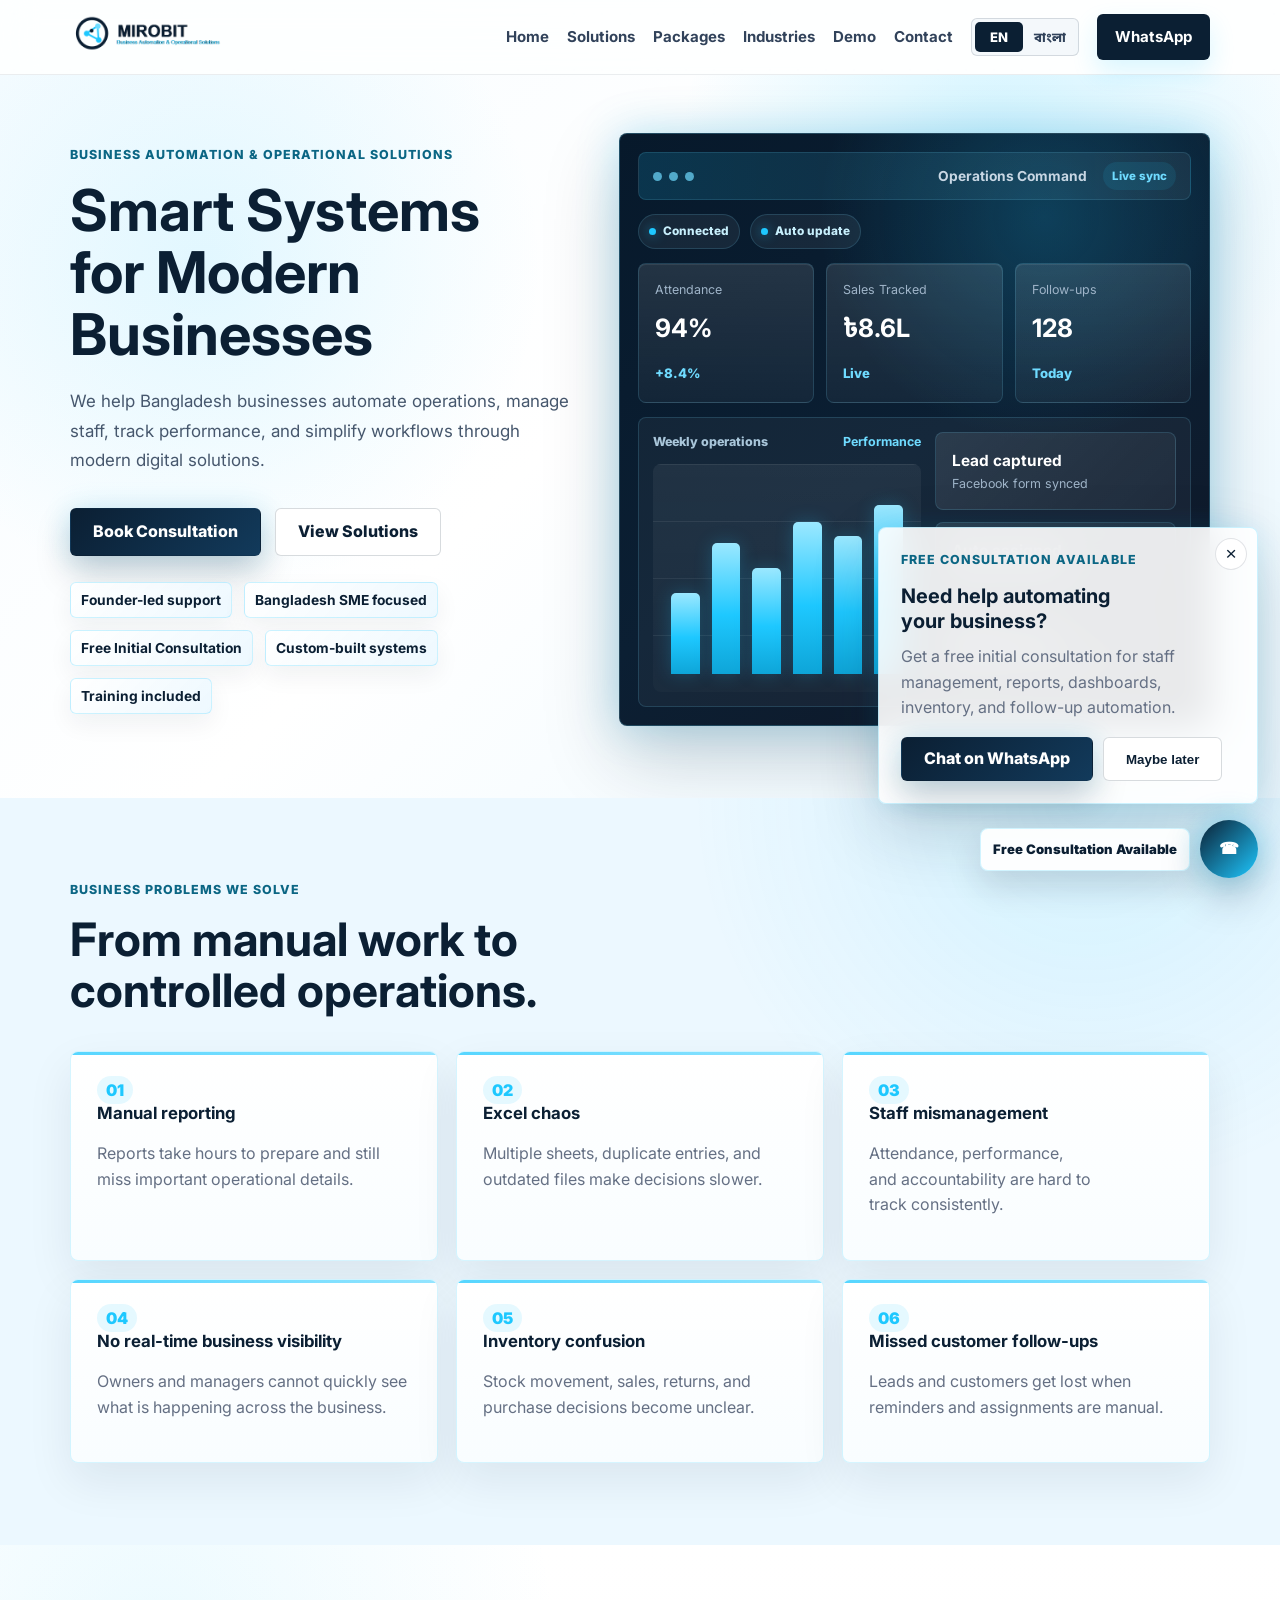
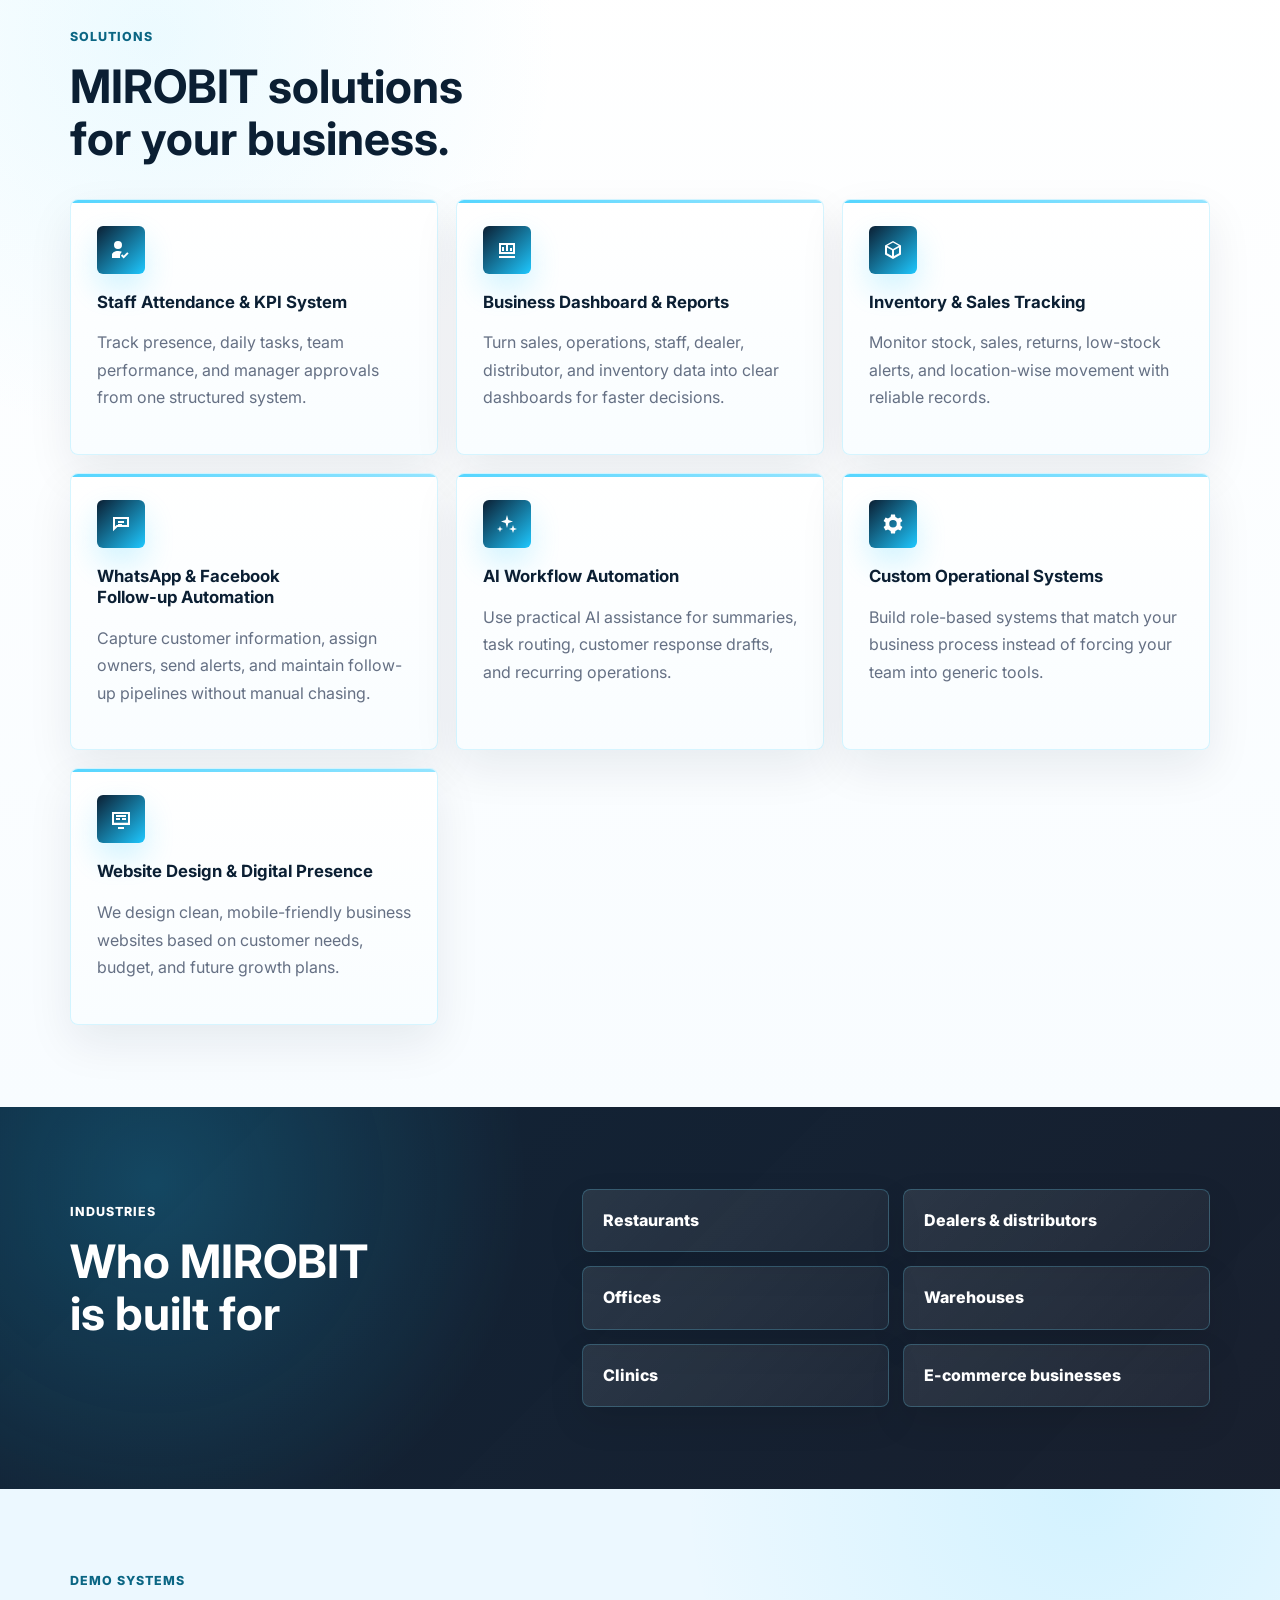
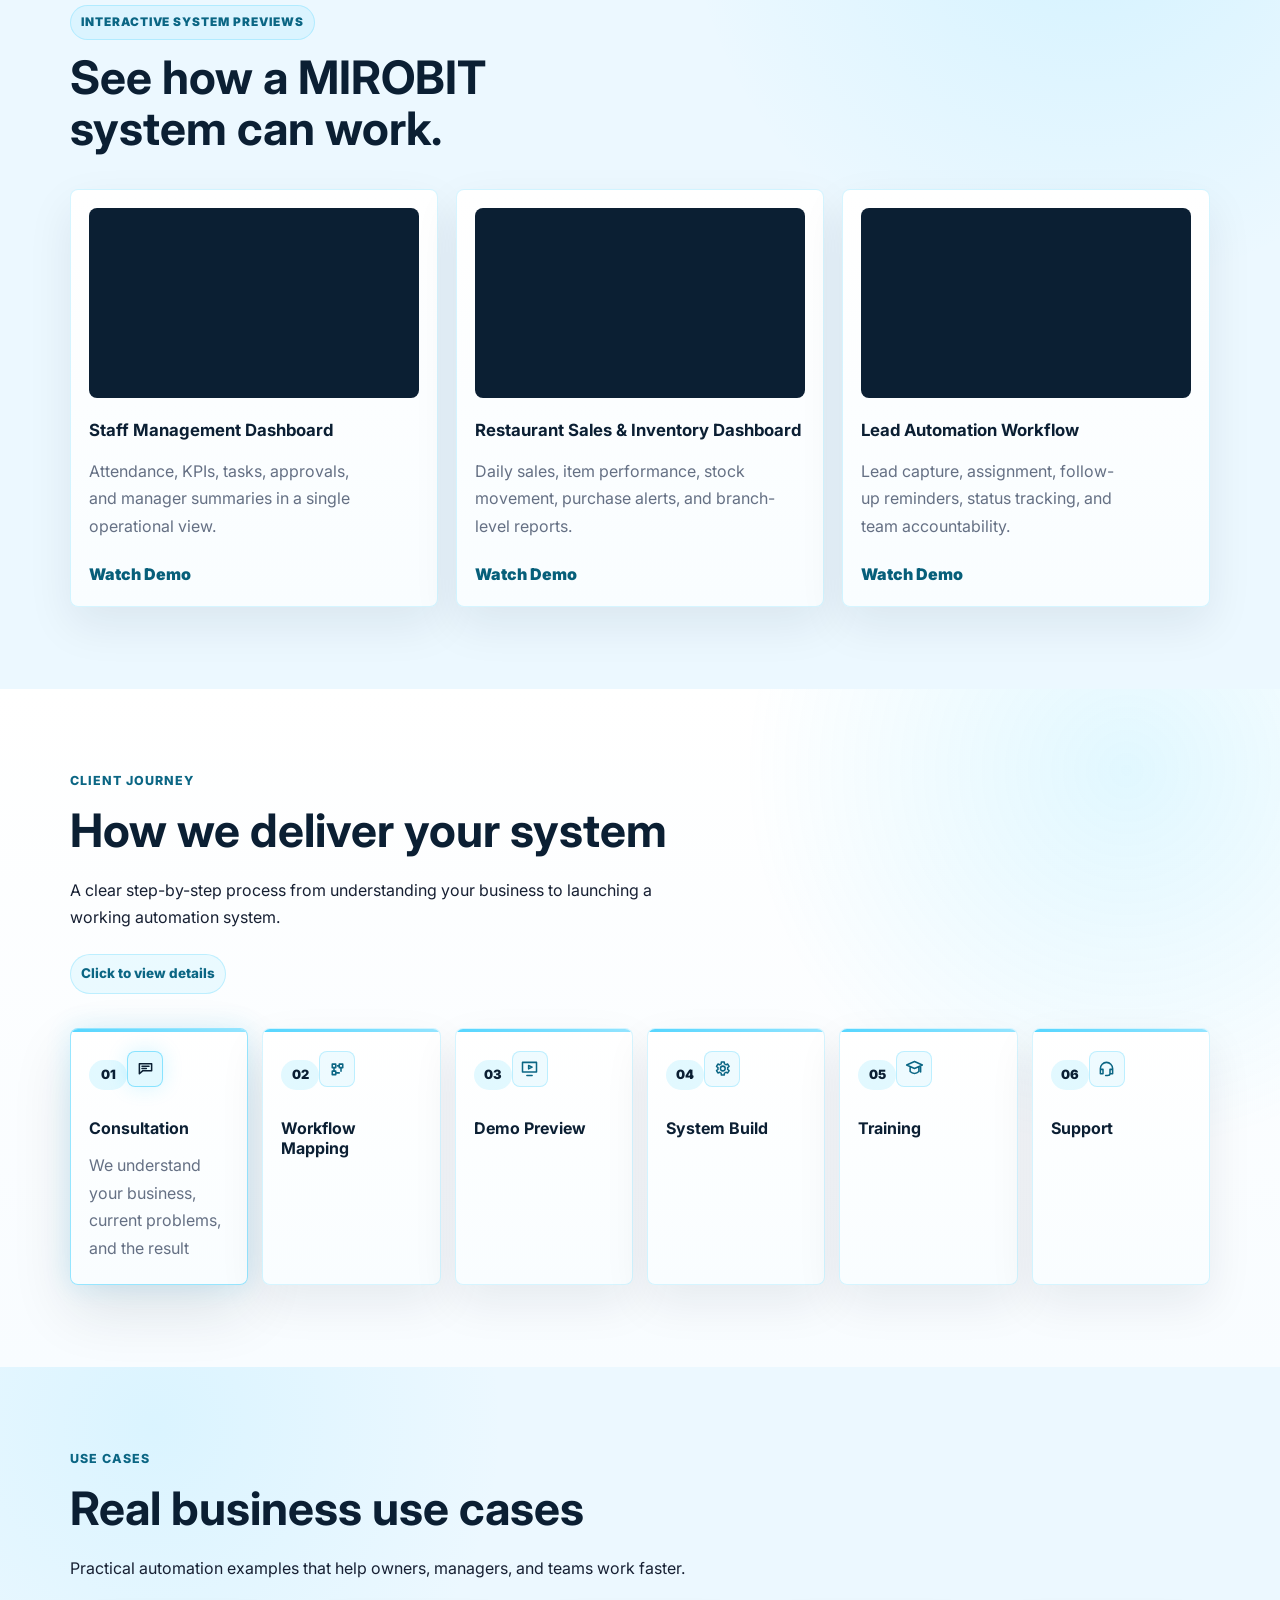
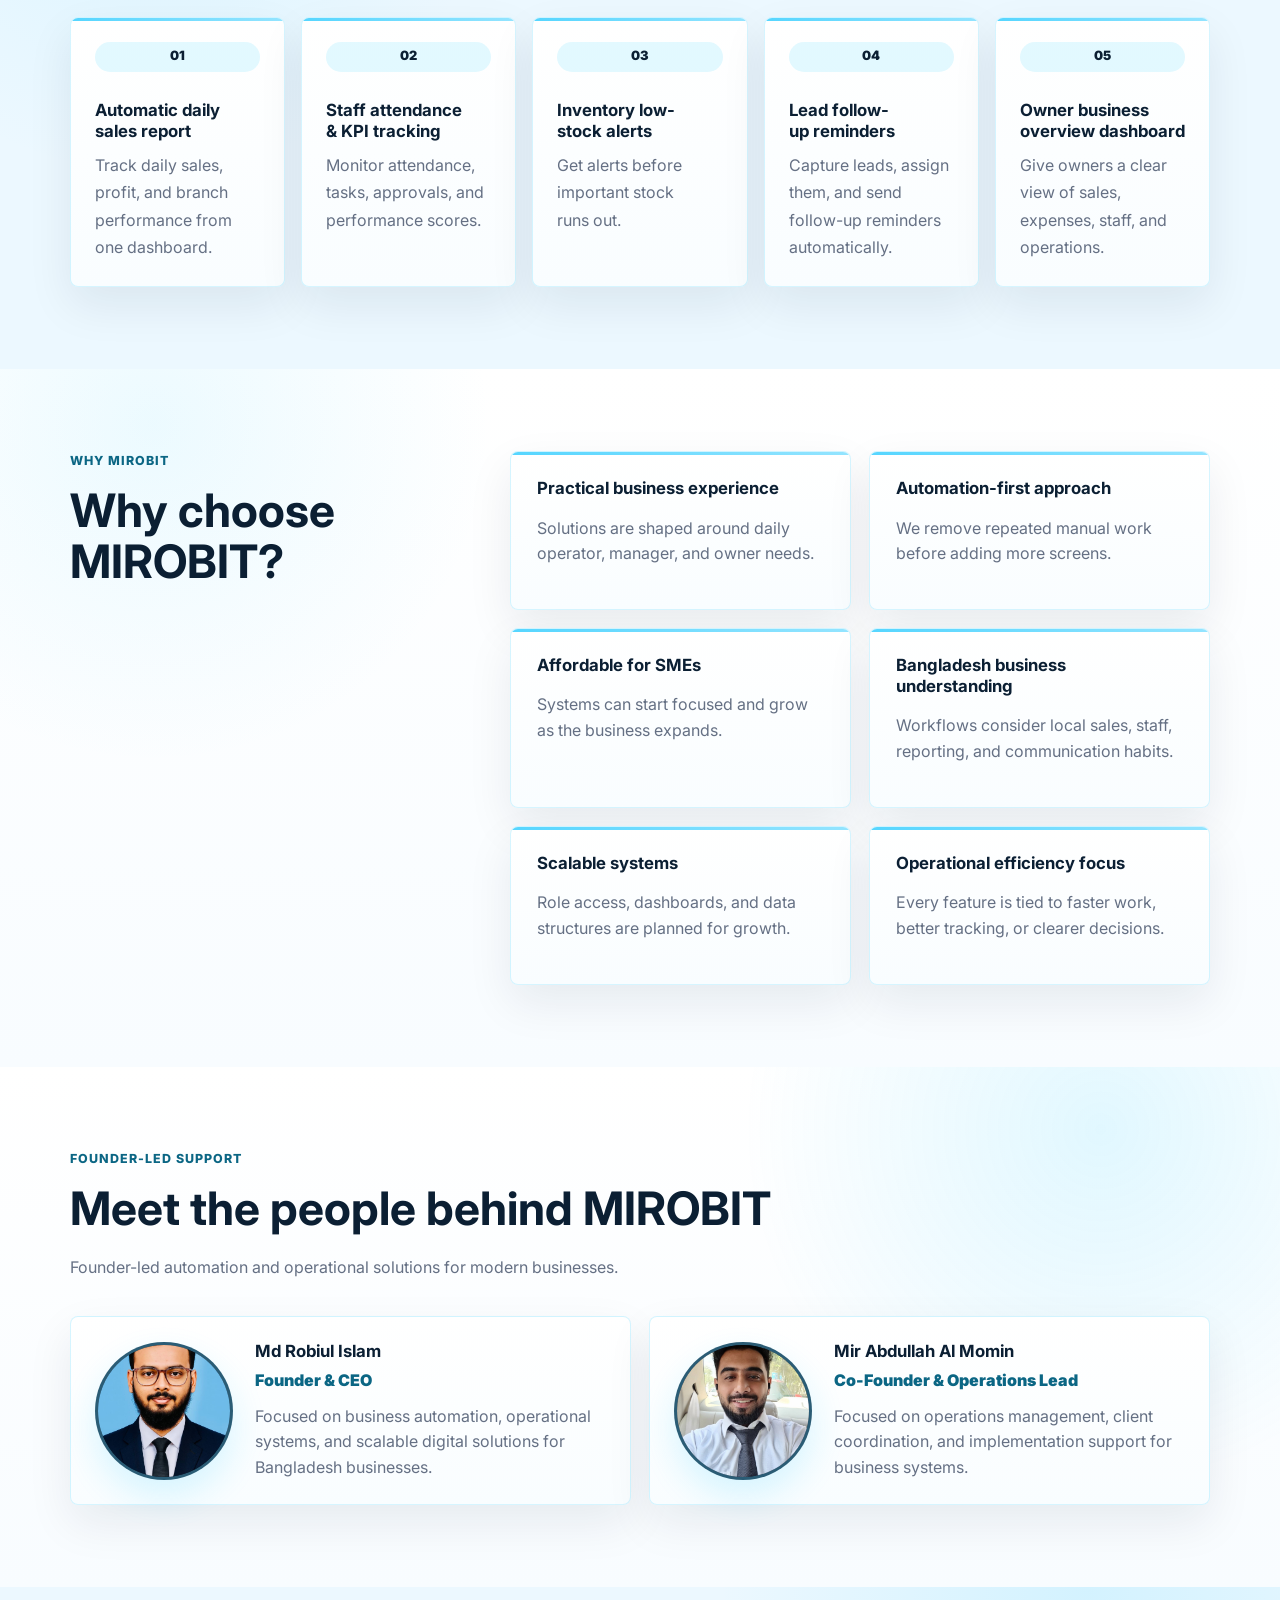
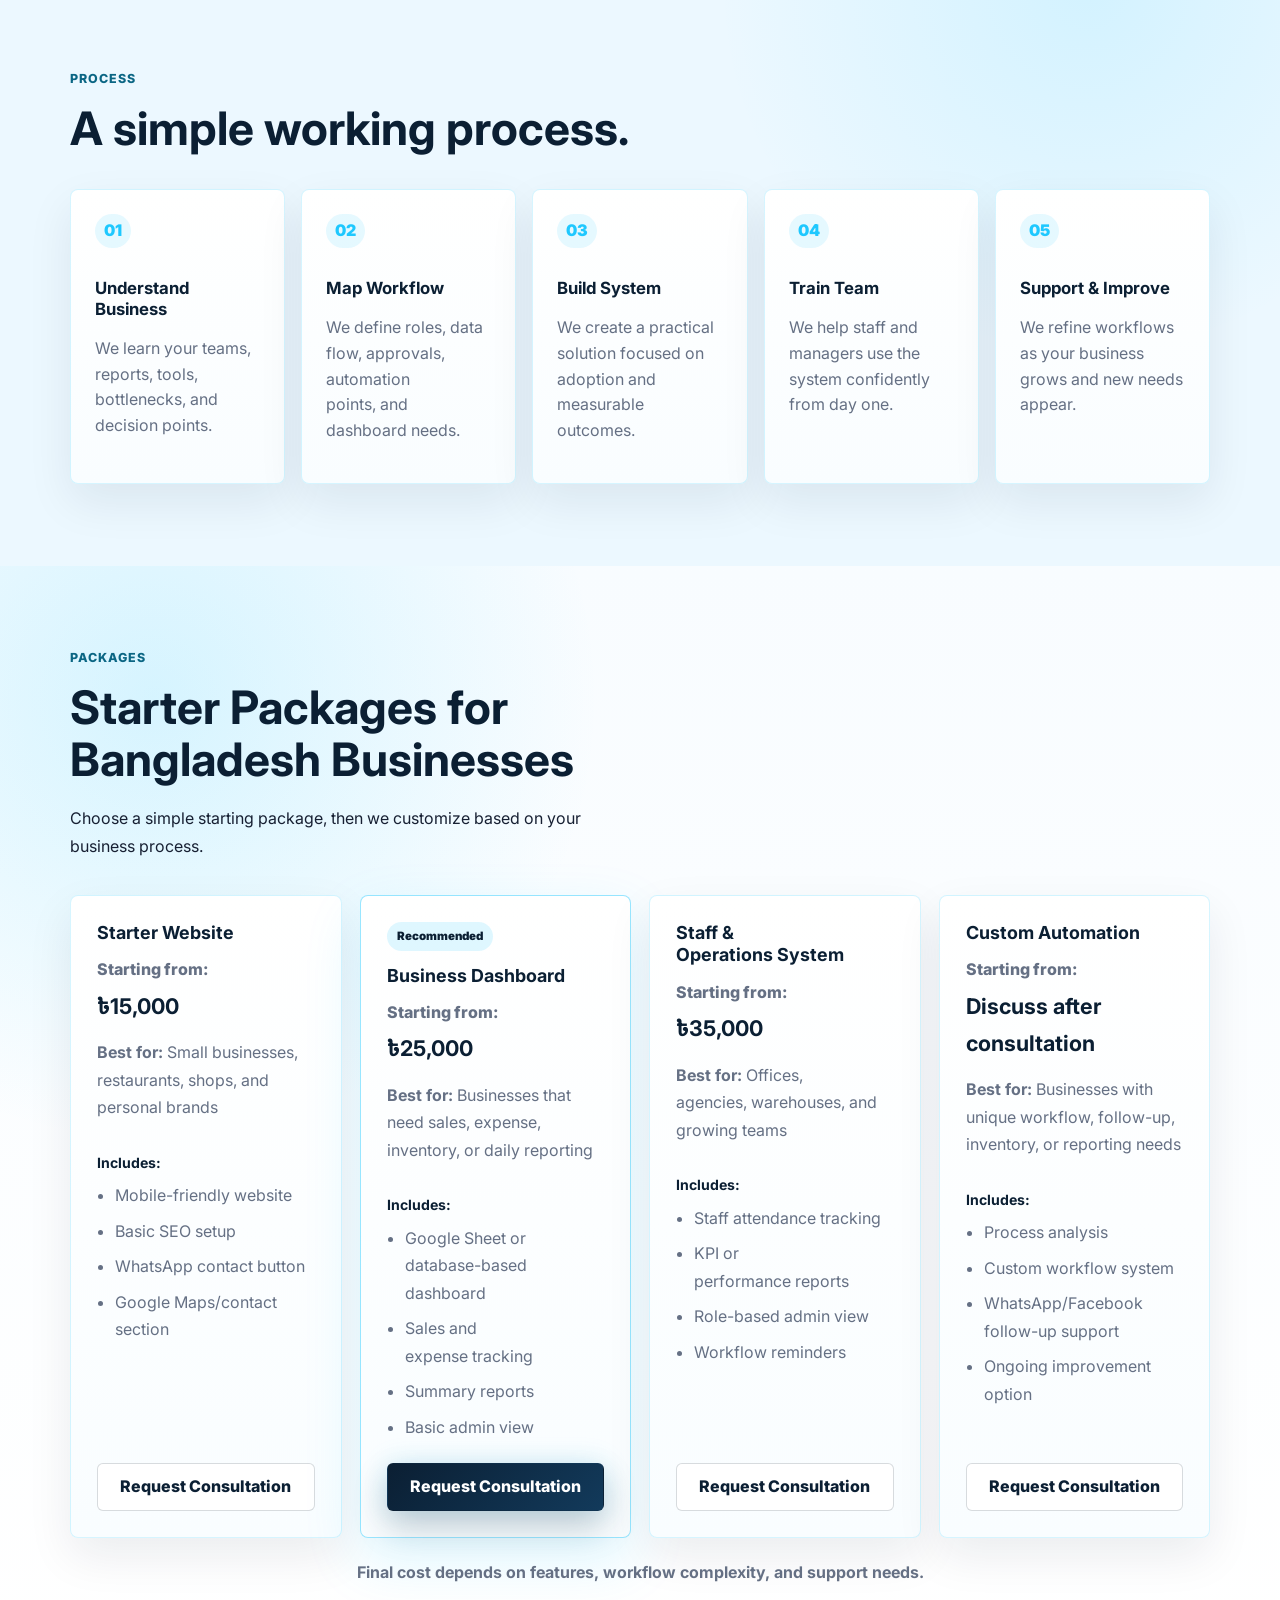
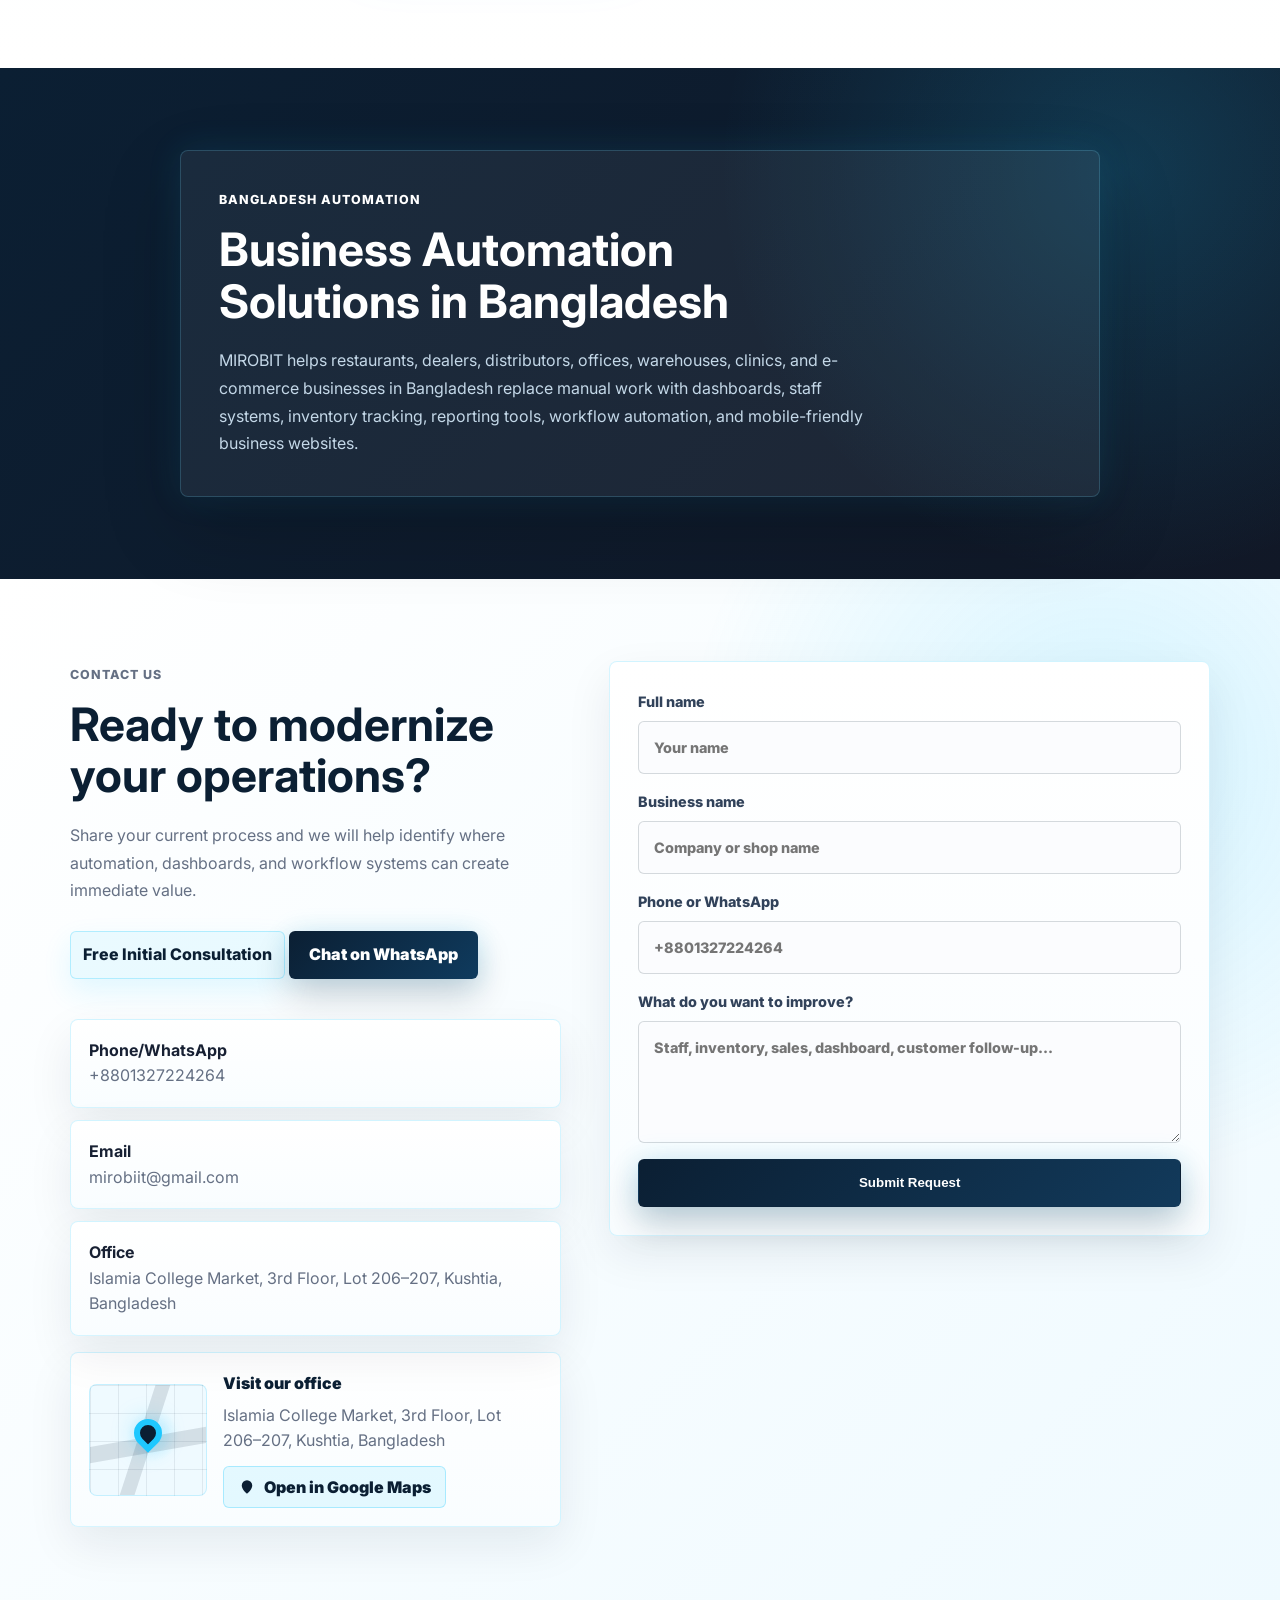
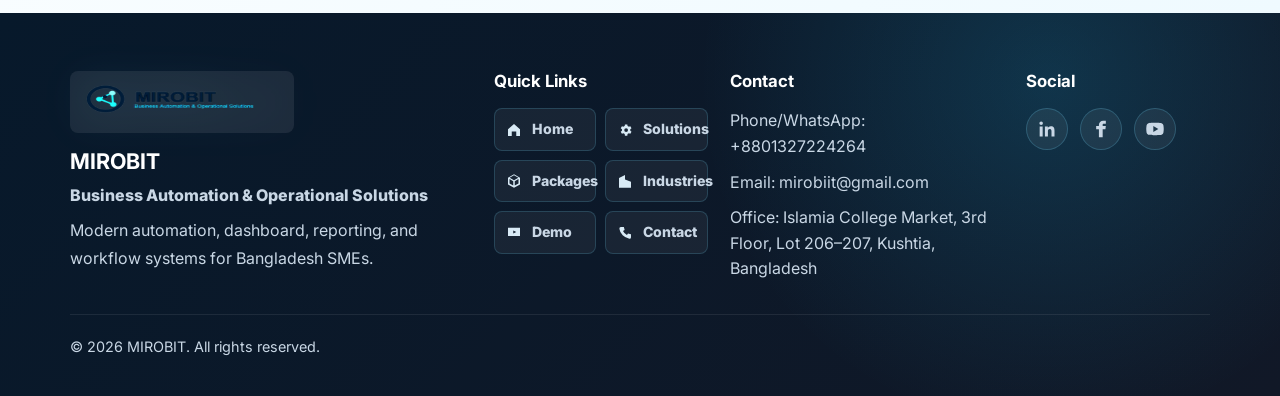
<file: index.html>
<!DOCTYPE html>
<html lang="en">
<head>
  <meta charset="UTF-8">
  <meta name="viewport" content="width=device-width, initial-scale=1.0">
  <title>MIROBIT | Business Automation & Dashboard Solutions in Bangladesh</title>
  <meta name="description" content="MIROBIT provides business automation, staff management systems, dashboards, inventory tracking, reporting tools, workflow automation, and affordable business website design for Bangladesh SMEs.">
  <meta name="description" lang="bn" content="MIROBIT বাংলাদেশের ছোট ও মাঝারি ব্যবসার জন্য ব্যবসা অটোমেশন, স্টাফ ম্যানেজমেন্ট, ড্যাশবোর্ড, ইনভেন্টরি ট্র্যাকিং ও রিপোর্টিং সল্যুশন তৈরি করে।">
  <meta name="keywords" content="business automation Bangladesh, ERP Bangladesh, business dashboard Bangladesh, staff management system Bangladesh, inventory management Bangladesh, WhatsApp automation Bangladesh, SME automation Bangladesh, business software Bangladesh, digital transformation Bangladesh, workflow automation Bangladesh, affordable website design Bangladesh, business website Bangladesh, small business website Bangladesh, business automation Kushtia, dashboard solutions Bangladesh, ব্যবসা অটোমেশন বাংলাদেশ, স্টাফ ম্যানেজমেন্ট সিস্টেম, ব্যবসা ড্যাশবোর্ড, ইনভেন্টরি ম্যানেজমেন্ট, মোবাইল ফ্রেন্ডলি ওয়েবসাইট, ব্যবসায়িক ওয়েবসাইট বাংলাদেশ">
  <meta name="author" content="MIROBIT">
  <meta name="theme-color" content="#0B1F33">
  <meta property="og:title" content="MIROBIT | Business Automation & Dashboard Solutions in Bangladesh">
  <meta property="og:description" content="Business automation, dashboards, staff management, inventory tracking, reporting tools, workflow automation, and business website design for Bangladesh SMEs.">
  <meta property="og:type" content="website">
  <meta property="og:url" content="https://mirrobi.com/">
  <meta property="og:image" content="https://mirrobi.com/assets/logo.png">
  <meta property="og:image:alt" content="MIROBIT logo">
  <meta property="og:site_name" content="MIROBIT">
  <meta property="og:locale" content="en_US">
  <meta property="og:locale:alternate" content="bn_BD">
  <meta name="twitter:card" content="summary_large_image">
  <meta name="twitter:title" content="MIROBIT | Business Automation & Dashboard Solutions in Bangladesh">
  <meta name="twitter:description" content="Business automation, dashboards, staff management, inventory tracking, reporting tools, workflow automation, and business website design for Bangladesh SMEs.">
  <meta name="twitter:image" content="https://mirrobi.com/assets/logo.png">
  <meta name="twitter:image:alt" content="MIROBIT logo">
  <link rel="canonical" href="https://mirrobi.com/">
  <link rel="icon" href="assets/favicon.png" type="image/png">
  <link rel="preconnect" href="https://fonts.googleapis.com">
  <link rel="preconnect" href="https://fonts.gstatic.com" crossorigin>
  <link href="https://fonts.googleapis.com/css2?family=Inter:wght@400;500;600;700;800&family=Noto+Sans+Bengali:wght@400;500;600;700;800&display=swap" rel="stylesheet">
  <link rel="stylesheet" href="style.css">
  <script type="application/ld+json">
    {
      "@context": "https://schema.org",
      "@type": "Organization",
      "name": "MIROBIT",
      "url": "https://mirrobi.com/",
      "logo": "https://mirrobi.com/assets/logo.png",
      "description": "MIROBIT provides business automation, staff management systems, dashboards, inventory tracking, reporting tools, workflow automation, and affordable business website design for Bangladesh SMEs.",
      "email": "mirobiit@gmail.com",
      "telephone": "+8801327224264",
      "address": {
        "@type": "PostalAddress",
        "streetAddress": "Islamia College Market, 3rd Floor, Lot 206-207",
        "addressLocality": "Kushtia",
        "addressCountry": "BD"
      },
      "contactPoint": {
        "@type": "ContactPoint",
        "telephone": "+8801327224264",
        "contactType": "customer support",
        "areaServed": "BD",
        "availableLanguage": ["en", "bn"]
      }
    }
  </script>
</head>
<body>
  <header class="site-header" data-header>
    <nav class="nav container" aria-label="Primary navigation">
      <a class="brand" href="#home" aria-label="MIROBIT home">
        <img src="assets/logo.png" alt="MIROBIT logo" width="182" height="52">
      </a>
      <button class="menu-toggle" type="button" aria-label="Open navigation" aria-expanded="false" data-menu-toggle>
        <span></span>
        <span></span>
        <span></span>
      </button>
      <div class="nav-links" data-nav-links>
        <a href="#home">Home</a>
        <a href="#solutions">Solutions</a>
        <a href="#packages">Packages</a>
        <a href="#industries">Industries</a>
        <a href="#demo">Demo</a>
        <a href="#contact">Contact</a>
        <button class="language-toggle" type="button" aria-label="Switch language" data-language-toggle>
          <span data-lang-option="en">EN</span>
          <span data-lang-option="bn">বাংলা</span>
        </button>
        <a class="nav-cta" href="https://wa.me/8801327224264" target="_blank" rel="noopener" data-whatsapp-link>WhatsApp</a>
      </div>
    </nav>
  </header>

  <main>
    <section class="hero section" id="home">
      <div class="container hero-grid">
        <div class="hero-copy reveal">
          <p class="eyebrow">Business Automation & Operational Solutions</p>
          <h1>Smart Systems for Modern Businesses</h1>
          <p class="hero-subtitle">We help Bangladesh businesses automate operations, manage staff, track performance, and simplify workflows through modern digital solutions.</p>
          <div class="hero-actions">
            <a class="btn btn-primary" href="#contact">Book Consultation</a>
            <a class="btn btn-secondary" href="#solutions">View Solutions</a>
          </div>
          <div class="trust-row" aria-label="MIROBIT strengths">
            <span>Founder-led support</span>
            <span>Bangladesh SME focused</span>
            <span>Free Initial Consultation</span>
            <span>Custom-built systems</span>
            <span>Training included</span>
          </div>
        </div>

        <div class="dashboard-shell reveal" aria-label="Operational dashboard preview">
          <div class="dashboard-topbar">
            <div class="window-dots" aria-hidden="true"><span></span><span></span><span></span></div>
            <strong>Operations Command</strong>
            <em>Live sync</em>
          </div>
          <div class="dashboard-status-row" aria-hidden="true">
            <span>Connected</span>
            <span>Auto update</span>
          </div>
          <div class="kpi-grid">
            <article class="kpi-card">
              <small>Attendance</small>
              <strong data-stat="attendance-value">94%</strong>
              <span class="trend up" data-stat="attendance-label">+8.4%</span>
            </article>
            <article class="kpi-card">
              <small>Sales Tracked</small>
              <strong data-stat="sales-value">৳8.6L</strong>
              <span class="trend up" data-stat="sales-label">Live</span>
            </article>
            <article class="kpi-card">
              <small>Follow-ups</small>
              <strong data-stat="followups-value">128</strong>
              <span class="trend" data-stat="followups-label">Today</span>
            </article>
          </div>
          <div class="analytics-panel">
            <div class="chart-card">
              <div class="chart-heading">
                <span>Weekly operations</span>
                <b>Performance</b>
              </div>
              <div class="chart-bars" aria-hidden="true">
                <span style="height: 42%" data-chart-bar></span>
                <span style="height: 68%" data-chart-bar></span>
                <span style="height: 55%" data-chart-bar></span>
                <span style="height: 79%" data-chart-bar></span>
                <span style="height: 72%" data-chart-bar></span>
                <span style="height: 88%" data-chart-bar></span>
              </div>
            </div>
            <div class="workflow-stack">
              <div><b data-stat="lead-title">Lead captured</b><small data-stat="lead-value">Facebook form synced</small></div>
              <div><b data-stat="assignment-title">Auto assigned</b><small data-stat="assignment-value">Sales team notified</small></div>
              <div><b data-stat="manager-title">Manager view</b><small data-stat="manager-value">Real-time status updated</small></div>
            </div>
          </div>
        </div>
      </div>
    </section>

    <section class="section problem-section" id="problems">
      <div class="container">
        <div class="section-heading reveal">
          <p class="eyebrow">Business problems we solve</p>
          <h2>From manual work to controlled operations.</h2>
        </div>
        <div class="problem-grid">
          <article class="problem-card reveal"><span>01</span><h3>Manual reporting</h3><p>Reports take hours to prepare and still miss important operational details.</p></article>
          <article class="problem-card reveal"><span>02</span><h3>Excel chaos</h3><p>Multiple sheets, duplicate entries, and outdated files make decisions slower.</p></article>
          <article class="problem-card reveal"><span>03</span><h3>Staff mismanagement</h3><p>Attendance, performance, and accountability are hard to track consistently.</p></article>
          <article class="problem-card reveal"><span>04</span><h3>No real-time business visibility</h3><p>Owners and managers cannot quickly see what is happening across the business.</p></article>
          <article class="problem-card reveal"><span>05</span><h3>Inventory confusion</h3><p>Stock movement, sales, returns, and purchase decisions become unclear.</p></article>
          <article class="problem-card reveal"><span>06</span><h3>Missed customer follow-ups</h3><p>Leads and customers get lost when reminders and assignments are manual.</p></article>
        </div>
      </div>
    </section>

    <section class="section solutions-section" id="solutions">
      <div class="container">
        <div class="section-heading reveal">
          <p class="eyebrow">Solutions</p>
          <h2>MIROBIT solutions for your business.</h2>
        </div>
        <div class="solution-grid">
          <article class="solution-card reveal"><div class="icon" aria-hidden="true"><svg viewBox="0 0 24 24"><path d="M9 11a4 4 0 1 0 0-8 4 4 0 0 0 0 8Zm0 2c-3.3 0-6 1.7-6 3.8V20h8.2a6.9 6.9 0 0 1-.2-1.6c0-1.8.7-3.5 1.9-4.7A10.2 10.2 0 0 0 9 13Zm9.2 1.2-3.5 3.5-1.4-1.4-1.4 1.4 2.8 2.8 4.9-4.9-1.4-1.4Z"/></svg></div><h3>Staff Attendance & KPI System</h3><p>Track presence, daily tasks, team performance, and manager approvals from one structured system.</p></article>
          <article class="solution-card reveal"><div class="icon" aria-hidden="true"><svg viewBox="0 0 24 24"><path d="M4 5h16v11H4V5Zm2 2v7h12V7H6Zm-2 11h16v2H4v-2Zm3-9h2v4H7V9Zm4-2h2v6h-2V7Zm4 3h2v3h-2v-3Z"/></svg></div><h3>Business Dashboard & Reports</h3><p>Turn sales, operations, staff, dealer, distributor, and inventory data into clear dashboards for faster decisions.</p></article>
          <article class="solution-card reveal"><div class="icon" aria-hidden="true"><svg viewBox="0 0 24 24"><path d="M4 7.5 12 3l8 4.5v9L12 21l-8-4.5v-9Zm2.2.2L12 11l5.8-3.3L12 4.4 6.2 7.7ZM6 9.4v5.9l5 2.8v-5.9L6 9.4Zm7 8.7 5-2.8V9.4l-5 2.8v5.9Z"/></svg></div><h3>Inventory & Sales Tracking</h3><p>Monitor stock, sales, returns, low-stock alerts, and location-wise movement with reliable records.</p></article>
          <article class="solution-card reveal"><div class="icon" aria-hidden="true"><svg viewBox="0 0 24 24"><path d="M4 5h16v10H8.4L4 19.2V5Zm2 2v7.5L7.6 13H18V7H6Zm3 2h6v2H9V9Zm0 3h4v2H9v-2Z"/></svg></div><h3>WhatsApp & Facebook Follow-up Automation</h3><p>Capture customer information, assign owners, send alerts, and maintain follow-up pipelines without manual chasing.</p></article>
          <article class="solution-card reveal"><div class="icon" aria-hidden="true"><svg viewBox="0 0 24 24"><path d="M12 3 13.4 8 18 9.5 13.4 11 12 16 10.6 11 6 9.5 10.6 8 12 3Zm6 10 1 3 3 1-3 1-1 3-1-3-3-1 3-1 1-3ZM5 14l.8 2.2L8 17l-2.2.8L5 20l-.8-2.2L2 17l2.2-.8L5 14Z"/></svg></div><h3>AI Workflow Automation</h3><p>Use practical AI assistance for summaries, task routing, customer response drafts, and recurring operations.</p></article>
          <article class="solution-card reveal"><div class="icon" aria-hidden="true"><svg viewBox="0 0 24 24"><path d="m19.4 13.5.1-1.5-.1-1.5 2-1.5-2-3.4-2.4 1a8 8 0 0 0-2.6-1.5L14 2.5h-4l-.4 2.6A8 8 0 0 0 7 6.6l-2.4-1-2 3.4 2 1.5-.1 1.5.1 1.5-2 1.5 2 3.4 2.4-1a8 8 0 0 0 2.6 1.5l.4 2.6h4l.4-2.6a8 8 0 0 0 2.6-1.5l2.4 1 2-3.4-2-1.5ZM12 15.5A3.5 3.5 0 1 1 12 8a3.5 3.5 0 0 1 0 7.5Z"/></svg></div><h3>Custom Operational Systems</h3><p>Build role-based systems that match your business process instead of forcing your team into generic tools.</p></article>
          <article class="solution-card reveal"><div class="icon" aria-hidden="true"><svg viewBox="0 0 24 24"><path d="M3 5h18v13H3V5Zm2 2v8.8h14V7H5Zm4 13h6v2H9v-2Zm-2-9h4v2H7v-2Zm0-3h10v2H7V8Zm6 3h4v2h-4v-2Z"/></svg></div><h3>Website Design & Digital Presence</h3><p>We design clean, mobile-friendly business websites based on customer needs, budget, and future growth plans.</p></article>
        </div>
      </div>
    </section>

    <section class="section industries" id="industries">
      <div class="container industry-grid">
        <div class="section-heading reveal">
          <p class="eyebrow">Industries</p>
          <h2>Who MIROBIT is built for</h2>
        </div>
        <div class="industry-list reveal">
          <span>Restaurants</span>
          <span>Dealers & distributors</span>
          <span>Offices</span>
          <span>Warehouses</span>
          <span>Clinics</span>
          <span>E-commerce businesses</span>
        </div>
      </div>
    </section>

    <section class="section demo-section" id="demo">
      <div class="container">
        <div class="section-heading reveal">
          <p class="eyebrow">Demo systems</p>
          <p class="demo-kicker">Interactive system previews</p>
          <h2>See how a MIROBIT system can work.</h2>
        </div>
        <div class="demo-grid">
          <article class="demo-card reveal">
            <button class="demo-video-preview" type="button" data-staff-demo-open data-demo-video="assets/videos/staff-management-demo.mp4" aria-label="Watch Staff Management Dashboard demo">
              <video src="assets/videos/staff-management-demo.mp4" muted autoplay loop playsinline preload="metadata"></video>
            </button>
            <h3>Staff Management Dashboard</h3>
            <p>Attendance, KPIs, tasks, approvals, and manager summaries in a single operational view.</p>
            <button class="text-link demo-watch-button" type="button" data-staff-demo-open data-demo-video="assets/videos/staff-management-demo.mp4">Watch Demo</button>
          </article>
          <article class="demo-card reveal">
            <button class="demo-video-preview" type="button" data-demo-video="assets/videos/restaurant-sales-inventory-demo.mp4" aria-label="Watch Restaurant Sales & Inventory Dashboard demo">
              <video src="assets/videos/restaurant-sales-inventory-demo.mp4" muted autoplay loop playsinline preload="metadata"></video>
            </button>
            <h3>Restaurant Sales & Inventory Dashboard</h3>
            <p>Daily sales, item performance, stock movement, purchase alerts, and branch-level reports.</p>
            <button class="text-link demo-watch-button" type="button" data-demo-video="assets/videos/restaurant-sales-inventory-demo.mp4">Watch Demo</button>
          </article>
          <article class="demo-card reveal">
            <button class="demo-video-preview" type="button" data-demo-video="assets/videos/lead-automation-workflow-demo.mp4" aria-label="Watch Lead Automation Workflow demo">
              <video src="assets/videos/lead-automation-workflow-demo.mp4" muted autoplay loop playsinline preload="metadata"></video>
            </button>
            <h3>Lead Automation Workflow</h3>
            <p>Lead capture, assignment, follow-up reminders, status tracking, and team accountability.</p>
            <button class="text-link demo-watch-button" type="button" data-demo-video="assets/videos/lead-automation-workflow-demo.mp4">Watch Demo</button>
          </article>
        </div>
      </div>
    </section>

    <section class="section journey-section">
      <div class="container">
        <div class="section-heading reveal">
          <p class="eyebrow">Client journey</p>
          <h2>How we deliver your system</h2>
          <p>A clear step-by-step process from understanding your business to launching a working automation system.</p>
          <p class="journey-hint">Click to view details</p>
        </div>
        <ol class="journey-flow">
          <li class="reveal journey-step is-active" data-journey-step role="button" tabindex="0" aria-expanded="true" aria-controls="journey-detail-1"><span>01</span><div class="journey-icon" aria-hidden="true"><svg viewBox="0 0 24 24"><path d="M5 6.5h14v8H9l-4 3.5V6.5Z"/><path d="M8 9.5h8M8 12h5"/></svg></div><h3>Consultation</h3><p class="journey-detail" id="journey-detail-1">We understand your business, current problems, and the result you want.</p></li>
          <li class="reveal journey-step" data-journey-step role="button" tabindex="0" aria-expanded="false" aria-controls="journey-detail-2"><span>02</span><div class="journey-icon" aria-hidden="true"><svg viewBox="0 0 24 24"><path d="M6 7h4v4H6V7Zm8 0h4v4h-4V7ZM6 15h4v4H6v-4Zm6-6h2m-6 2v4m8-4v4m-6 2h4"/></svg></div><h3>Workflow Mapping</h3><p class="journey-detail" id="journey-detail-2">We map your daily process, staff roles, approvals, and reporting needs.</p></li>
          <li class="reveal journey-step" data-journey-step role="button" tabindex="0" aria-expanded="false" aria-controls="journey-detail-3"><span>03</span><div class="journey-icon" aria-hidden="true"><svg viewBox="0 0 24 24"><path d="M4 5h16v11H4V5Zm7 3.5v4l4-2-4-2ZM9 20h6"/></svg></div><h3>Demo Preview</h3><p class="journey-detail" id="journey-detail-3">We show a simple preview so you can confirm the system direction.</p></li>
          <li class="reveal journey-step" data-journey-step role="button" tabindex="0" aria-expanded="false" aria-controls="journey-detail-4"><span>04</span><div class="journey-icon" aria-hidden="true"><svg viewBox="0 0 24 24"><path d="m19 13 .1-1-.1-1 1.7-1.3-1.6-2.8-2 .8a6.2 6.2 0 0 0-1.7-1l-.3-2.2h-3.2l-.3 2.2a6.2 6.2 0 0 0-1.7 1l-2-.8-1.6 2.8L8 11l-.1 1 .1 1-1.7 1.3 1.6 2.8 2-.8c.5.4 1.1.8 1.7 1l.3 2.2h3.2l.3-2.2c.6-.2 1.2-.6 1.7-1l2 .8 1.6-2.8L19 13Zm-5.5 1.7a2.7 2.7 0 1 1 0-5.4 2.7 2.7 0 0 1 0 5.4Z"/></svg></div><h3>System Build</h3><p class="journey-detail" id="journey-detail-4">We build dashboards, forms, automation, reports, and access roles.</p></li>
          <li class="reveal journey-step" data-journey-step role="button" tabindex="0" aria-expanded="false" aria-controls="journey-detail-5"><span>05</span><div class="journey-icon" aria-hidden="true"><svg viewBox="0 0 24 24"><path d="m3 8 9-4 9 4-9 4-9-4Zm4 3v4.5c1.4 1.4 3.1 2.1 5 2.1s3.6-.7 5-2.1V11M19 9.2V16"/></svg></div><h3>Training</h3><p class="journey-detail" id="journey-detail-5">We train owners, managers, and staff to use the system properly.</p></li>
          <li class="reveal journey-step" data-journey-step role="button" tabindex="0" aria-expanded="false" aria-controls="journey-detail-6"><span>06</span><div class="journey-icon" aria-hidden="true"><svg viewBox="0 0 24 24"><path d="M5 13v-1a7 7 0 0 1 14 0v1M5 13h3v5H5v-5Zm11 0h3v5h-3v-5Zm0 5c0 1.2-1.2 2-3 2h-2"/></svg></div><h3>Support</h3><p class="journey-detail" id="journey-detail-6">We help after launch with fixes, updates, and improvements.</p></li>
        </ol>
      </div>
    </section>

    <section class="section use-cases-section">
      <div class="container">
        <div class="section-heading reveal">
          <p class="eyebrow">Use cases</p>
          <h2>Real business use cases</h2>
          <p>Practical automation examples that help owners, managers, and teams work faster.</p>
        </div>
        <div class="use-case-grid">
          <article class="use-case-card reveal"><span>01</span><h3>Automatic daily sales report</h3><p>Track daily sales, profit, and branch performance from one dashboard.</p></article>
          <article class="use-case-card reveal"><span>02</span><h3>Staff attendance & KPI tracking</h3><p>Monitor attendance, tasks, approvals, and performance scores.</p></article>
          <article class="use-case-card reveal"><span>03</span><h3>Inventory low-stock alerts</h3><p>Get alerts before important stock runs out.</p></article>
          <article class="use-case-card reveal"><span>04</span><h3>Lead follow-up reminders</h3><p>Capture leads, assign them, and send follow-up reminders automatically.</p></article>
          <article class="use-case-card reveal"><span>05</span><h3>Owner business overview dashboard</h3><p>Give owners a clear view of sales, expenses, staff, and operations.</p></article>
        </div>
      </div>
    </section>

    <section class="section why-section">
      <div class="container why-grid">
        <div class="section-heading reveal">
          <p class="eyebrow">Why MIROBIT</p>
          <h2>Why choose MIROBIT?</h2>
        </div>
        <div class="why-list">
          <article class="reveal"><h3>Practical business experience</h3><p>Solutions are shaped around daily operator, manager, and owner needs.</p></article>
          <article class="reveal"><h3>Automation-first approach</h3><p>We remove repeated manual work before adding more screens.</p></article>
          <article class="reveal"><h3>Affordable for SMEs</h3><p>Systems can start focused and grow as the business expands.</p></article>
          <article class="reveal"><h3>Bangladesh business understanding</h3><p>Workflows consider local sales, staff, reporting, and communication habits.</p></article>
          <article class="reveal"><h3>Scalable systems</h3><p>Role access, dashboards, and data structures are planned for growth.</p></article>
          <article class="reveal"><h3>Operational efficiency focus</h3><p>Every feature is tied to faster work, better tracking, or clearer decisions.</p></article>
        </div>
      </div>
    </section>

    <section class="section team-section">
      <div class="container">
        <div class="section-heading reveal">
          <p class="eyebrow">Founder-led support</p>
          <h2>Meet the people behind MIROBIT</h2>
          <p>Founder-led automation and operational solutions for modern businesses.</p>
        </div>
        <div class="team-grid">
          <article class="team-card reveal">
            <img src="assets/team/robi.jpg" alt="Md Robiul Islam" width="360" height="360" loading="lazy">
            <div>
              <h3>Md Robiul Islam</h3>
              <p class="team-role">Founder & CEO</p>
              <p>Focused on business automation, operational systems, and scalable digital solutions for Bangladesh businesses.</p>
            </div>
          </article>
          <article class="team-card reveal">
            <img src="assets/team/mir.jpg" alt="Mir Abdullah Al Momin" width="360" height="360" loading="lazy">
            <div>
              <h3>Mir Abdullah Al Momin</h3>
              <p class="team-role">Co-Founder & Operations Lead</p>
              <p>Focused on operations management, client coordination, and implementation support for business systems.</p>
            </div>
          </article>
        </div>
      </div>
    </section>

    <section class="section process-section">
      <div class="container">
        <div class="section-heading reveal">
          <p class="eyebrow">Process</p>
          <h2>A simple working process.</h2>
        </div>
        <ol class="timeline">
          <li class="reveal"><span>01</span><h3>Understand Business</h3><p>We learn your teams, reports, tools, bottlenecks, and decision points.</p></li>
          <li class="reveal"><span>02</span><h3>Map Workflow</h3><p>We define roles, data flow, approvals, automation points, and dashboard needs.</p></li>
          <li class="reveal"><span>03</span><h3>Build System</h3><p>We create a practical solution focused on adoption and measurable outcomes.</p></li>
          <li class="reveal"><span>04</span><h3>Train Team</h3><p>We help staff and managers use the system confidently from day one.</p></li>
          <li class="reveal"><span>05</span><h3>Support & Improve</h3><p>We refine workflows as your business grows and new needs appear.</p></li>
        </ol>
      </div>
    </section>

    <section class="section packages-section" id="packages">
      <div class="container">
        <div class="section-heading reveal">
          <p class="eyebrow">Packages</p>
          <h2>Starter Packages for Bangladesh Businesses</h2>
          <p>Choose a simple starting package, then we customize based on your business process.</p>
        </div>
        <div class="package-grid">
          <article class="package-card reveal">
            <h3>Starter Website</h3>
            <p class="package-price">Starting from: <strong>৳15,000</strong></p>
            <p><b>Best for:</b> Small businesses, restaurants, shops, and personal brands</p>
            <h4>Includes:</h4>
            <ul>
              <li>Mobile-friendly website</li>
              <li>Basic SEO setup</li>
              <li>WhatsApp contact button</li>
              <li>Google Maps/contact section</li>
            </ul>
            <a class="btn btn-secondary" href="#contact">Request Consultation</a>
          </article>
          <article class="package-card package-card-featured reveal">
            <span class="package-badge">Recommended</span>
            <h3>Business Dashboard</h3>
            <p class="package-price">Starting from: <strong>৳25,000</strong></p>
            <p><b>Best for:</b> Businesses that need sales, expense, inventory, or daily reporting</p>
            <h4>Includes:</h4>
            <ul>
              <li>Google Sheet or database-based dashboard</li>
              <li>Sales and expense tracking</li>
              <li>Summary reports</li>
              <li>Basic admin view</li>
            </ul>
            <a class="btn btn-primary" href="https://wa.me/8801327224264" target="_blank" rel="noopener" data-whatsapp-link>Request Consultation</a>
          </article>
          <article class="package-card reveal">
            <h3>Staff & Operations System</h3>
            <p class="package-price">Starting from: <strong>৳35,000</strong></p>
            <p><b>Best for:</b> Offices, agencies, warehouses, and growing teams</p>
            <h4>Includes:</h4>
            <ul>
              <li>Staff attendance tracking</li>
              <li>KPI or performance reports</li>
              <li>Role-based admin view</li>
              <li>Workflow reminders</li>
            </ul>
            <a class="btn btn-secondary" href="#contact">Request Consultation</a>
          </article>
          <article class="package-card reveal">
            <h3>Custom Automation</h3>
            <p class="package-price">Starting from: <strong>Discuss after consultation</strong></p>
            <p><b>Best for:</b> Businesses with unique workflow, follow-up, inventory, or reporting needs</p>
            <h4>Includes:</h4>
            <ul>
              <li>Process analysis</li>
              <li>Custom workflow system</li>
              <li>WhatsApp/Facebook follow-up support</li>
              <li>Ongoing improvement option</li>
            </ul>
            <a class="btn btn-secondary" href="#contact">Request Consultation</a>
          </article>
        </div>
        <p class="package-note reveal">Final cost depends on features, workflow complexity, and support needs.</p>
      </div>
    </section>

    <section class="section seo-section" id="automation-bangladesh">
      <div class="container seo-panel reveal">
        <p class="eyebrow">Bangladesh automation</p>
        <h2>Business Automation Solutions in Bangladesh</h2>
        <p>MIROBIT helps restaurants, dealers, distributors, offices, warehouses, clinics, and e-commerce businesses in Bangladesh replace manual work with dashboards, staff systems, inventory tracking, reporting tools, workflow automation, and mobile-friendly business websites.</p>
      </div>
    </section>

    <section class="section contact-section" id="contact">
      <div class="container contact-grid">
        <div class="contact-copy reveal">
          <p class="eyebrow">Contact Us</p>
          <h2>Ready to modernize your operations?</h2>
          <p>Share your current process and we will help identify where automation, dashboards, and workflow systems can create immediate value.</p>
          <p class="consultation-note">Free Initial Consultation</p>
          <a class="whatsapp-hero-cta" href="https://wa.me/8801327224264" target="_blank" rel="noopener" data-whatsapp-link>Chat on WhatsApp</a>
          <div class="contact-methods">
            <a class="contact-method" href="https://wa.me/8801327224264" target="_blank" rel="noopener" data-whatsapp-link><strong>Phone/WhatsApp</strong><span>+8801327224264</span></a>
            <a class="contact-method" href="mailto:mirobiit@gmail.com"><strong>Email</strong><span>mirobiit@gmail.com</span></a>
            <a class="contact-method" href="https://maps.app.goo.gl/mK973c8Q7nxN6v9Z8" target="_blank" rel="noopener"><strong>Office</strong><span>Islamia College Market, 3rd Floor, Lot 206–207, Kushtia, Bangladesh</span></a>
          </div>
          <article class="location-card">
            <div class="location-card__preview" aria-hidden="true">
              <span></span>
            </div>
            <div>
              <p class="location-card__label">Visit our office</p>
              <p>Islamia College Market, 3rd Floor, Lot 206–207, Kushtia, Bangladesh</p>
              <a class="map-button" href="https://maps.app.goo.gl/mK973c8Q7nxN6v9Z8" target="_blank" rel="noopener noreferrer" aria-label="Open office location in Google Maps">
                <svg viewBox="0 0 24 24" aria-hidden="true"><path d="M12 21s7-5.2 7-11a7 7 0 0 0-14 0c0 5.8 7 11 7 11Zm0-8.5a2.5 2.5 0 1 0 0-5 2.5 2.5 0 0 0 0 5Z"/></svg>
                <span>Open in Google Maps</span>
              </a>
            </div>
          </article>
        </div>
        <form class="consultation-form reveal" aria-label="Consultation request form">
          <label>Full name<input type="text" name="name" placeholder="Your name"></label>
          <label>Business name<input type="text" name="business" placeholder="Company or shop name"></label>
          <label>Phone or WhatsApp<input type="tel" name="phone" placeholder="+8801327224264"></label>
          <label>What do you want to improve?<textarea name="message" rows="4" placeholder="Staff, inventory, sales, dashboard, customer follow-up..."></textarea></label>
          <button class="btn btn-primary" type="button">Submit Request</button>
        </form>
      </div>
    </section>
  </main>

  <a class="floating-whatsapp" href="https://wa.me/8801327224264" target="_blank" rel="noopener" data-whatsapp-link aria-label="Chat on WhatsApp">
    <span class="floating-whatsapp__tooltip">Free Consultation Available</span>
    <span class="floating-whatsapp__icon" aria-hidden="true">☎</span>
  </a>

  <aside class="whatsapp-popup" data-whatsapp-popup hidden aria-live="polite">
    <button class="popup-close" type="button" aria-label="Close popup" data-popup-close>×</button>
    <p class="eyebrow">Free Consultation Available</p>
    <h3>Need help automating your business?</h3>
    <p>Get a free initial consultation for staff management, reports, dashboards, inventory, and follow-up automation.</p>
    <div class="popup-actions">
      <a class="btn btn-primary" href="https://wa.me/8801327224264" target="_blank" rel="noopener" data-whatsapp-link>Chat on WhatsApp</a>
      <button class="btn btn-secondary" type="button" data-popup-later>Maybe later</button>
    </div>
  </aside>

  <div class="video-modal" data-staff-demo-modal data-demo-modal hidden aria-modal="true" role="dialog" aria-label="Demo video player">
    <div class="video-modal__backdrop" data-staff-demo-close data-demo-close></div>
    <div class="video-modal__panel">
      <button class="video-modal__close" type="button" aria-label="Close demo video" data-staff-demo-close data-demo-close>×</button>
      <video src="assets/videos/staff-management-demo.mp4" controls playsinline preload="metadata" data-staff-demo-player data-demo-player></video>
    </div>
  </div>

  <footer class="site-footer">
    <div class="container footer-grid footer-grid-premium">
      <div class="footer-brand-block">
        <img class="footer-logo" src="assets/logo.png" alt="MIROBIT logo" width="220" height="62" loading="lazy">
        <h2>MIROBIT</h2>
        <p class="footer-positioning">Business Automation & Operational Solutions</p>
        <p>Modern automation, dashboard, reporting, and workflow systems for Bangladesh SMEs.</p>
      </div>
      <div class="footer-column">
        <h3>Quick Links</h3>
        <nav class="footer-links" aria-label="Footer quick links">
          <a href="#home" aria-label="Home"><svg viewBox="0 0 24 24" aria-hidden="true"><path d="M4 11 12 4l8 7v9h-5v-6H9v6H4v-9Z"/></svg><span>Home</span></a>
          <a href="#solutions" aria-label="Solutions"><svg viewBox="0 0 24 24" aria-hidden="true"><path d="m19 13 .1-1-.1-1 1.7-1.3-1.6-2.8-2 .8a6 6 0 0 0-1.7-1l-.3-2.2h-3.2l-.3 2.2a6 6 0 0 0-1.7 1l-2-.8-1.6 2.8L8 11l-.1 1 .1 1-1.7 1.3 1.6 2.8 2-.8 1.7 1 .3 2.2h3.2l.3-2.2 1.7-1 2 .8 1.6-2.8L19 13Zm-5.5 1.5a2.5 2.5 0 1 1 0-5 2.5 2.5 0 0 1 0 5Z"/></svg><span>Solutions</span></a>
          <a href="#packages" aria-label="Packages"><svg viewBox="0 0 24 24" aria-hidden="true"><path d="M4 7.5 12 3l8 4.5v9L12 21l-8-4.5v-9Zm2.2.2L12 11l5.8-3.3L12 4.4 6.2 7.7ZM6 9.4v5.9l5 2.8v-5.9L6 9.4Zm7 8.7 5-2.8V9.4l-5 2.8v5.9Z"/></svg><span>Packages</span></a>
          <a href="#industries" aria-label="Industries"><svg viewBox="0 0 24 24" aria-hidden="true"><path d="M4 21V8l8-4v17H4Zm8 0V10l8 3v8h-8ZM7 10h2v2H7v-2Zm0 4h2v2H7v-2Zm8 1h2v2h-2v-2Z"/></svg><span>Industries</span></a>
          <a href="#demo" aria-label="Demo"><svg viewBox="0 0 24 24" aria-hidden="true"><path d="M4 5h16v11H4V5Zm7 3.5v4l4-2-4-2ZM9 20h6"/></svg><span>Demo</span></a>
          <a href="#contact" aria-label="Contact"><svg viewBox="0 0 24 24" aria-hidden="true"><path d="M6.5 4h4l1 4-2.2 1.4a12 12 0 0 0 5.3 5.3L16 12.5l4 1v4a2 2 0 0 1-2.2 2A15.5 15.5 0 0 1 4.5 6.2 2 2 0 0 1 6.5 4Z"/></svg><span>Contact</span></a>
        </nav>
      </div>
      <div class="footer-column">
        <h3>Contact</h3>
        <a href="https://wa.me/8801327224264" target="_blank" rel="noopener" data-whatsapp-link>Phone/WhatsApp: +8801327224264</a>
        <a href="mailto:mirobiit@gmail.com">Email: mirobiit@gmail.com</a>
        <a href="https://maps.app.goo.gl/mK973c8Q7nxN6v9Z8" target="_blank" rel="noopener">Office: Islamia College Market, 3rd Floor, Lot 206–207, Kushtia, Bangladesh</a>
      </div>
      <div class="footer-column">
        <h3>Social</h3>
        <div class="socials" aria-label="Social links">
          <a class="social-icon" href="#" aria-label="LinkedIn"><svg viewBox="0 0 24 24" aria-hidden="true"><path d="M6.8 21H3.2V8.9h3.6V21ZM5 7.3A2.1 2.1 0 1 1 5 3a2.1 2.1 0 0 1 0 4.2ZM21 21h-3.6v-5.9c0-1.4 0-3.2-2-3.2s-2.3 1.5-2.3 3.1V21H9.5V8.9h3.5v1.7h.1c.5-.9 1.7-2 3.5-2 3.7 0 4.4 2.4 4.4 5.6V21Z"/></svg></a>
          <a class="social-icon" href="#" aria-label="Facebook"><svg viewBox="0 0 24 24" aria-hidden="true"><path d="M14 8.4V6.7c0-.8.5-1 1.1-1h2.7V2.2c-.5-.1-2-.2-3.1-.2-3.1 0-5.2 1.9-5.2 5.3v1.1H6.2v3.9h3.3V22H14v-9.7h3.3l.5-3.9H14Z"/></svg></a>
          <a class="social-icon" href="#" aria-label="YouTube"><svg viewBox="0 0 24 24" aria-hidden="true"><path d="M22 7.2a3 3 0 0 0-2.1-2.1C18 4.6 12 4.6 12 4.6s-6 0-7.9.5A3 3 0 0 0 2 7.2 31 31 0 0 0 1.5 12 31 31 0 0 0 2 16.8a3 3 0 0 0 2.1 2.1c1.9.5 7.9.5 7.9.5s6 0 7.9-.5a3 3 0 0 0 2.1-2.1 31 31 0 0 0 .5-4.8 31 31 0 0 0-.5-4.8ZM10 15.5v-7l6 3.5-6 3.5Z"/></svg></a>
        </div>
      </div>
      <p class="copyright">© <span data-year>2026</span> MIROBIT. <span>All rights reserved.</span></p>
    </div>
  </footer>

  <script src="app.js?v=minor-ui-polish"></script>
</body>
</html>
</file>
<file: style.css>
:root {
  --navy: #0B1F33;
  --cyan: #1EC8FF;
  --cyan-soft: #6FDBFF;
  --dark: #111827;
  --white: #FFFFFF;
  --ink: #172033;
  --muted: #657084;
  --line: rgba(11, 31, 51, 0.12);
  --panel: #F7FAFC;
  --shadow: 0 24px 70px rgba(11, 31, 51, 0.14);
}

* {
  box-sizing: border-box;
}

html {
  scroll-behavior: smooth;
}

body {
  margin: 0;
  font-family: "Inter", "Noto Sans Bengali", Arial, sans-serif;
  color: var(--ink);
  background: var(--white);
  line-height: 1.6;
}

body.is-bangla {
  line-height: 1.72;
}

body.is-video-modal-open {
  overflow: hidden;
}

img {
  max-width: 100%;
  display: block;
}

a {
  color: inherit;
  text-decoration: none;
}

.container {
  width: min(1140px, calc(100% - 40px));
  margin: 0 auto;
}

.section {
  padding: 96px 0;
}

.site-header {
  position: sticky;
  top: 0;
  z-index: 20;
  background: rgba(255, 255, 255, 0.9);
  backdrop-filter: blur(16px);
  border-bottom: 1px solid rgba(11, 31, 51, 0.08);
  transition: box-shadow 0.25s ease, background 0.25s ease;
}

.site-header.is-scrolled {
  box-shadow: 0 12px 30px rgba(11, 31, 51, 0.08);
}

.nav {
  min-height: 82px;
  display: flex;
  align-items: center;
  justify-content: space-between;
  gap: 24px;
}

.brand img {
  width: 182px;
  height: auto;
}

.nav-links {
  display: flex;
  align-items: center;
  gap: 20px;
  font-size: 0.94rem;
  font-weight: 700;
  color: #31425a;
}

.nav-links a {
  transition: color 0.2s ease;
}

.nav-links a:hover {
  color: var(--cyan);
}

.nav-cta {
  padding: 11px 18px;
  border-radius: 6px;
  color: var(--white) !important;
  background: var(--navy);
  box-shadow: 0 12px 26px rgba(30, 200, 255, 0.16);
}

.language-toggle {
  display: inline-flex;
  align-items: center;
  gap: 2px;
  height: 38px;
  padding: 3px;
  border: 1px solid rgba(11, 31, 51, 0.14);
  border-radius: 6px;
  color: #31425a;
  background: #F4F8FB;
  font: inherit;
  font-size: 0.82rem;
  font-weight: 800;
  cursor: pointer;
}

.language-toggle span {
  display: inline-flex;
  align-items: center;
  justify-content: center;
  min-width: 48px;
  min-height: 30px;
  padding: 0 9px;
  border-radius: 5px;
  transition: color 0.2s ease, background 0.2s ease;
}

.language-toggle span.is-active {
  color: var(--white);
  background: var(--navy);
}

.menu-toggle {
  display: none;
  width: 42px;
  height: 42px;
  border: 1px solid var(--line);
  border-radius: 6px;
  background: var(--white);
  cursor: pointer;
}

.menu-toggle span {
  display: block;
  width: 18px;
  height: 2px;
  margin: 4px auto;
  background: var(--navy);
}

.hero {
  min-height: calc(100vh - 82px);
  display: flex;
  align-items: center;
  overflow: hidden;
  background:
    radial-gradient(circle at 83% 18%, rgba(30, 200, 255, 0.18), transparent 32%),
    linear-gradient(135deg, #F8FBFD 0%, #FFFFFF 48%, #EEF8FC 100%);
}

.hero-grid {
  display: grid;
  grid-template-columns: 0.92fr 1.08fr;
  gap: 60px;
  align-items: center;
}

.eyebrow {
  margin: 0 0 14px;
  color: #0b6684;
  font-size: 0.78rem;
  font-weight: 800;
  letter-spacing: 0.08em;
  text-transform: uppercase;
}

h1,
h2,
h3,
p {
  margin-top: 0;
}

h1 {
  margin-bottom: 22px;
  color: var(--navy);
  font-size: clamp(3rem, 5vw, 4rem);
  line-height: 1.06;
  letter-spacing: 0;
}

h2 {
  margin-bottom: 20px;
  color: var(--navy);
  font-size: clamp(2rem, 4vw, 3.35rem);
  line-height: 1.08;
  letter-spacing: 0;
}

h3 {
  color: var(--navy);
  font-size: 1.05rem;
  line-height: 1.25;
}

.hero-subtitle {
  max-width: 650px;
  color: #46576d;
  font-size: 1.14rem;
}

.hero-actions {
  display: flex;
  gap: 14px;
  flex-wrap: wrap;
  margin: 32px 0 26px;
}

.btn {
  display: inline-flex;
  align-items: center;
  justify-content: center;
  min-height: 48px;
  padding: 0 22px;
  border: 1px solid transparent;
  border-radius: 6px;
  font-weight: 800;
  cursor: pointer;
  transition: transform 0.2s ease, box-shadow 0.2s ease, border-color 0.2s ease;
}

.btn:hover {
  transform: translateY(-2px);
}

.btn-primary {
  color: var(--white);
  background: linear-gradient(135deg, var(--navy), #123A5B);
  box-shadow: 0 16px 34px rgba(11, 31, 51, 0.22), 0 0 28px rgba(30, 200, 255, 0.16);
}

.btn-secondary {
  color: var(--navy);
  background: var(--white);
  border-color: rgba(11, 31, 51, 0.16);
}

.trust-row {
  display: flex;
  gap: 10px;
  flex-wrap: wrap;
  color: #40536a;
  font-size: 0.86rem;
  font-weight: 700;
}

.trust-row span {
  padding: 8px 10px;
  border: 1px solid var(--line);
  border-radius: 6px;
  background: rgba(255, 255, 255, 0.72);
}

.dashboard-shell {
  position: relative;
  width: 100%;
  max-width: 620px;
  margin-left: auto;
  padding: 22px;
  border: 1px solid rgba(255, 255, 255, 0.18);
  border-radius: 8px;
  background: linear-gradient(145deg, #0B1F33, #111827);
  box-shadow: var(--shadow), 0 0 38px rgba(30, 200, 255, 0.14);
}

.dashboard-topbar {
  display: flex;
  align-items: center;
  gap: 8px;
  color: #C8D7E4;
  font-size: 0.86rem;
  font-weight: 800;
}

.dashboard-topbar span {
  width: 10px;
  height: 10px;
  border-radius: 50%;
  background: rgba(111, 219, 255, 0.7);
}

.dashboard-topbar strong {
  margin-left: auto;
}

.kpi-grid {
  display: grid;
  grid-template-columns: repeat(3, minmax(0, 1fr));
  gap: 14px;
  margin: 24px 0 16px;
}

.kpi-card,
.analytics-panel,
.workflow-stack div {
  border: 1px solid rgba(111, 219, 255, 0.16);
  border-radius: 8px;
  background: rgba(255, 255, 255, 0.06);
}

.kpi-card {
  padding: 18px;
  color: var(--white);
  min-width: 0;
}

.kpi-card small,
.workflow-stack small {
  display: block;
  color: #9FB4C8;
  font-size: 0.78rem;
}

.kpi-card strong {
  display: block;
  margin: 8px 0;
  font-size: 1.75rem;
  word-break: break-word;
}

.trend {
  color: var(--cyan-soft);
  font-size: 0.82rem;
  font-weight: 800;
}

.analytics-panel {
  display: grid;
  grid-template-columns: minmax(0, 1fr) minmax(190px, 0.9fr);
  gap: 18px;
  min-height: 310px;
  padding: 20px;
}

.chart-bars {
  display: grid;
  grid-template-columns: repeat(6, 1fr);
  align-items: end;
  gap: 12px;
  min-height: 248px;
  padding: 18px;
  border-radius: 8px;
  background:
    linear-gradient(rgba(255, 255, 255, 0.07) 1px, transparent 1px) 0 0 / 100% 25%,
    rgba(255, 255, 255, 0.04);
}

.chart-bars span {
  border-radius: 5px 5px 0 0;
  background: linear-gradient(180deg, var(--cyan-soft), var(--cyan));
  box-shadow: 0 0 18px rgba(30, 200, 255, 0.22);
  transition: height 0.5s ease;
}

.workflow-stack {
  display: grid;
  gap: 12px;
  align-content: center;
}

.workflow-stack div {
  padding: 16px;
}

.workflow-stack b {
  display: block;
  color: var(--white);
  font-size: 0.96rem;
}

.section-heading {
  max-width: 760px;
  margin-bottom: 42px;
}

.problem-section,
.demo-section,
.process-section {
  background: var(--panel);
}

.problem-grid,
.solution-grid,
.demo-grid,
.why-list {
  display: grid;
  grid-template-columns: repeat(3, 1fr);
  gap: 18px;
}

.problem-card,
.solution-card,
.demo-card,
.why-list article,
.consultation-form,
.contact-method {
  border: 1px solid var(--line);
  border-radius: 8px;
  background: var(--white);
  box-shadow: 0 16px 42px rgba(11, 31, 51, 0.06);
}

.problem-card,
.solution-card,
.why-list article {
  padding: 26px;
}

.problem-card span {
  color: var(--cyan);
  font-weight: 900;
}

.problem-card p,
.solution-card p,
.demo-card p,
.why-list p,
.timeline p,
.contact-copy p {
  color: var(--muted);
}

.solution-card {
  transition: transform 0.2s ease, box-shadow 0.2s ease, border-color 0.2s ease;
}

.solution-card:hover,
.demo-card:hover {
  transform: translateY(-5px);
  border-color: rgba(30, 200, 255, 0.42);
  box-shadow: 0 22px 60px rgba(11, 31, 51, 0.12);
}

.icon {
  display: inline-flex;
  align-items: center;
  justify-content: center;
  width: 44px;
  height: 44px;
  margin-bottom: 18px;
  border-radius: 6px;
  color: var(--navy);
  background: rgba(30, 200, 255, 0.12);
  font-weight: 900;
}

.industries {
  color: var(--white);
  background:
    linear-gradient(135deg, rgba(11, 31, 51, 0.94), rgba(17, 24, 39, 0.96)),
    linear-gradient(90deg, rgba(30, 200, 255, 0.2), transparent);
}

.industries h2,
.industries .eyebrow {
  color: var(--white);
}

.industry-grid {
  display: grid;
  grid-template-columns: 0.85fr 1.15fr;
  gap: 48px;
  align-items: center;
}

.industry-list {
  display: grid;
  grid-template-columns: repeat(2, 1fr);
  gap: 14px;
}

.industry-list span {
  padding: 18px 20px;
  border: 1px solid rgba(111, 219, 255, 0.18);
  border-radius: 8px;
  background: rgba(255, 255, 255, 0.06);
  font-weight: 800;
}

.demo-card {
  padding: 18px;
}

.mini-ui {
  position: relative;
  height: 190px;
  margin-bottom: 22px;
  border-radius: 8px;
  overflow: hidden;
  background: #0B1F33;
}

.mini-ui::before {
  content: "";
  position: absolute;
  inset: 16px;
  border: 1px solid rgba(111, 219, 255, 0.18);
  border-radius: 8px;
}

.mini-ui span {
  position: absolute;
  left: 32px;
  right: 32px;
  height: 16px;
  border-radius: 4px;
  background: rgba(255, 255, 255, 0.1);
}

.mini-ui span:nth-child(1) { top: 36px; width: 42%; }
.mini-ui span:nth-child(2) { top: 72px; width: 68%; }
.mini-ui span:nth-child(3) { top: 108px; width: 56%; }

.mini-ui div {
  position: absolute;
  right: 32px;
  bottom: 32px;
  width: 92px;
  height: 92px;
  border-radius: 50%;
  background: conic-gradient(var(--cyan) 72%, rgba(255, 255, 255, 0.12) 0);
  box-shadow: 0 0 24px rgba(30, 200, 255, 0.18);
}

.demo-video-preview {
  display: block;
  width: 100%;
  height: 190px;
  margin: 0 0 22px;
  padding: 0;
  border: 0;
  border-radius: 8px;
  overflow: hidden;
  background: #0B1F33;
  cursor: pointer;
}

.demo-video-preview video {
  width: 100%;
  height: 100%;
  display: block;
  object-fit: cover;
}

.demo-watch-button {
  padding: 0;
  border: 0;
  background: transparent;
  cursor: pointer;
  font: inherit;
}

.sales-ui div {
  border-radius: 8px;
  background: linear-gradient(180deg, var(--cyan-soft), var(--cyan));
}

.lead-ui div {
  border-radius: 8px;
  background:
    linear-gradient(90deg, transparent 46%, var(--cyan) 46% 54%, transparent 54%),
    linear-gradient(180deg, transparent 46%, var(--cyan) 46% 54%, transparent 54%);
}

.text-link {
  display: inline-flex;
  margin-top: 6px;
  color: #075f7a;
  font-weight: 900;
}

.why-grid {
  display: grid;
  grid-template-columns: 0.72fr 1.28fr;
  gap: 46px;
}

.why-list {
  grid-template-columns: repeat(2, 1fr);
}

.timeline {
  position: relative;
  display: grid;
  grid-template-columns: repeat(5, 1fr);
  gap: 16px;
  padding: 0;
  margin: 0;
  list-style: none;
}

.timeline li {
  position: relative;
  padding: 24px;
  border: 1px solid var(--line);
  border-radius: 8px;
  background: var(--white);
}

.timeline span {
  display: inline-flex;
  margin-bottom: 30px;
  color: var(--cyan);
  font-weight: 900;
}

.contact-section {
  background:
    radial-gradient(circle at 10% 10%, rgba(30, 200, 255, 0.12), transparent 28%),
    var(--white);
}

.contact-grid {
  display: grid;
  grid-template-columns: 0.9fr 1.1fr;
  gap: 48px;
  align-items: start;
}

.contact-methods {
  display: grid;
  gap: 12px;
  margin-top: 22px;
}

.consultation-note {
  display: inline-flex;
  margin: 10px 0 18px;
  padding: 10px 12px;
  border: 1px solid rgba(30, 200, 255, 0.28);
  border-radius: 6px;
  color: var(--navy) !important;
  background: rgba(30, 200, 255, 0.08);
  font-weight: 800;
}

.whatsapp-hero-cta {
  display: inline-flex;
  align-items: center;
  justify-content: center;
  min-height: 48px;
  padding: 0 20px;
  border-radius: 6px;
  color: var(--white);
  background: var(--navy);
  font-weight: 900;
  box-shadow: 0 16px 34px rgba(11, 31, 51, 0.2), 0 0 24px rgba(30, 200, 255, 0.16);
  transition: transform 0.2s ease, box-shadow 0.2s ease;
}

.whatsapp-hero-cta:hover {
  transform: translateY(-2px);
  box-shadow: 0 18px 40px rgba(11, 31, 51, 0.24), 0 0 26px rgba(30, 200, 255, 0.2);
}

.contact-method {
  display: block;
  padding: 18px;
}

.contact-method strong,
.contact-method span {
  display: block;
}

.contact-method span {
  color: var(--muted);
}

.consultation-form {
  display: grid;
  gap: 16px;
  padding: 28px;
}

.consultation-form label {
  display: grid;
  gap: 8px;
  color: #31425a;
  font-size: 0.9rem;
  font-weight: 800;
}

input,
textarea {
  width: 100%;
  border: 1px solid rgba(11, 31, 51, 0.16);
  border-radius: 6px;
  padding: 14px 15px;
  font: inherit;
  color: var(--ink);
  background: #FBFCFE;
}

input:focus,
textarea:focus {
  outline: 3px solid rgba(30, 200, 255, 0.18);
  border-color: var(--cyan);
}

.site-footer {
  padding: 42px 0;
  color: #C9D7E5;
  background: var(--dark);
}

.footer-grid {
  display: grid;
  grid-template-columns: 1fr auto;
  gap: 22px;
  align-items: center;
}

.site-footer h2 {
  margin-bottom: 6px;
  color: var(--white);
  font-size: 1.35rem;
}

.site-footer p {
  margin-bottom: 0;
}

.socials {
  display: flex;
  gap: 16px;
  flex-wrap: wrap;
  font-size: 0.9rem;
  font-weight: 800;
}

.socials a:hover {
  color: var(--cyan-soft);
}

.copyright {
  grid-column: 1 / -1;
  padding-top: 20px;
  border-top: 1px solid rgba(255, 255, 255, 0.08);
  font-size: 0.9rem;
}

.reveal {
  opacity: 0;
  transform: translateY(18px);
  transition: opacity 0.65s ease, transform 0.65s ease;
}

.reveal.is-visible {
  opacity: 1;
  transform: translateY(0);
}

@media (max-width: 980px) {
  .section {
    padding: 76px 0;
  }

  .hero-grid,
  .industry-grid,
  .why-grid,
  .contact-grid {
    grid-template-columns: 1fr;
  }

  h1 {
    font-size: clamp(2.75rem, 6vw, 3rem);
    line-height: 1.08;
  }

  .hero {
    min-height: auto;
    padding-top: 50px;
  }

  .dashboard-shell {
    max-width: 100%;
    margin-left: 0;
  }

  .problem-grid,
  .solution-grid,
  .demo-grid,
  .timeline {
    grid-template-columns: repeat(2, 1fr);
  }

  .nav-links {
    position: absolute;
    top: 82px;
    left: 20px;
    right: 20px;
    display: none;
    flex-direction: column;
    align-items: stretch;
    padding: 18px;
    border: 1px solid var(--line);
    border-radius: 8px;
    background: var(--white);
    box-shadow: var(--shadow);
  }

  .nav-links.is-open {
    display: flex;
  }

  .menu-toggle {
    display: block;
  }

  .language-toggle {
    justify-content: center;
    width: 100%;
  }
}

@media (max-width: 680px) {
  .container {
    width: min(100% - 28px, 1140px);
  }

  .nav {
    min-height: 74px;
  }

  .brand img {
    width: 154px;
  }

  h1 {
    font-size: clamp(2.125rem, 10vw, 2.375rem);
    line-height: 1.12;
    margin-bottom: 18px;
  }

  h2 {
    font-size: clamp(1.75rem, 8vw, 2.25rem);
    line-height: 1.14;
  }

  .hero-subtitle {
    font-size: 1rem;
  }

  .hero-actions,
  .hero-actions .btn {
    width: 100%;
  }

  .btn,
  .whatsapp-hero-cta {
    min-height: 52px;
    width: 100%;
  }

  .kpi-grid,
  .analytics-panel,
  .problem-grid,
  .solution-grid,
  .demo-grid,
  .industry-list,
  .why-list,
  .timeline,
  .footer-grid {
    grid-template-columns: 1fr;
  }

  .dashboard-shell {
    padding: 14px;
    overflow: hidden;
  }

  .kpi-card strong {
    font-size: 1.45rem;
  }

  .chart-bars {
    min-height: 180px;
    gap: 8px;
    padding: 14px;
  }

  .nav-links {
    top: 74px;
  }

  .section {
    padding: 56px 0;
  }

  .problem-card,
  .solution-card,
  .why-list article,
  .timeline li,
  .consultation-form {
    padding: 22px;
  }
}

/* Final ERP-inspired refinement */
body {
  background:
    radial-gradient(circle at 8% 8%, rgba(30, 200, 255, 0.14), transparent 28%),
    radial-gradient(circle at 92% 18%, rgba(111, 219, 255, 0.18), transparent 30%),
    linear-gradient(180deg, #FFFFFF 0%, #F6FBFF 42%, #FFFFFF 100%);
}

body::before {
  content: "";
  position: fixed;
  inset: 0;
  z-index: -1;
  pointer-events: none;
  background-image: radial-gradient(rgba(11, 31, 51, 0.07) 1px, transparent 1px);
  background-size: 28px 28px;
  mask-image: linear-gradient(180deg, rgba(0, 0, 0, 0.5), transparent 58%);
}

.section {
  padding: 82px 0;
}

.hero {
  padding: 44px 0 58px;
}

h1 {
  font-size: clamp(3rem, 4.25vw, 3.55rem);
  line-height: 1.08;
}

h2 {
  max-width: 780px;
  font-size: clamp(2.35rem, 3.6vw, 3rem);
  line-height: 1.12;
}

.section-heading {
  max-width: 780px;
  margin-bottom: 34px;
}

.hero-subtitle {
  font-size: 1.06rem;
}

.trust-row span {
  color: var(--navy);
  background:
    linear-gradient(135deg, rgba(255, 255, 255, 0.94), rgba(230, 248, 255, 0.96));
}

.dashboard-shell {
  transform: translateZ(0);
}

.dashboard-status-row span::before {
  content: "";
  display: inline-block;
  width: 7px;
  height: 7px;
  margin-right: 7px;
  border-radius: 50%;
  background: var(--cyan);
  box-shadow: 0 0 12px rgba(30, 200, 255, 0.65);
}

.problem-card,
.solution-card,
.demo-card,
.why-list article,
.timeline li {
  transition: transform 0.22s ease, box-shadow 0.22s ease, border-color 0.22s ease;
}

.problem-card:hover,
.why-list article:hover,
.timeline li:hover {
  transform: translateY(-4px);
  border-color: rgba(30, 200, 255, 0.34);
  box-shadow: 0 24px 58px rgba(11, 31, 51, 0.12);
}

.icon {
  width: auto;
  min-width: 54px;
  padding: 0 12px;
  font-size: 0.78rem;
  letter-spacing: 0;
}

.seo-section {
  background:
    radial-gradient(circle at 88% 20%, rgba(30, 200, 255, 0.18), transparent 34%),
    linear-gradient(135deg, #0B1F33 0%, #111827 100%);
}

.seo-panel {
  max-width: 920px;
  padding: 38px;
  border: 1px solid rgba(111, 219, 255, 0.2);
  border-radius: 8px;
  color: #D8EAF5;
  background: rgba(255, 255, 255, 0.06);
  box-shadow: 0 30px 80px rgba(0, 0, 0, 0.2), 0 0 34px rgba(30, 200, 255, 0.12);
}

.seo-panel h2,
.seo-panel .eyebrow {
  color: var(--white);
}

.seo-panel p:last-child {
  margin-bottom: 0;
  color: #C4D8E8;
}

.site-footer {
  padding: 58px 0 38px;
  background:
    radial-gradient(circle at 82% 18%, rgba(30, 200, 255, 0.16), transparent 32%),
    linear-gradient(135deg, #07192B, #111827);
}

.footer-grid-premium {
  grid-template-columns: 1.35fr 0.72fr 0.92fr 0.62fr;
  align-items: start;
}

.footer-brand-block img {
  width: 174px;
  margin-bottom: 16px;
  filter: drop-shadow(0 14px 28px rgba(30, 200, 255, 0.12));
}

.footer-brand-block h2 {
  margin-bottom: 4px;
}

.footer-positioning {
  color: var(--cyan-soft);
  font-weight: 800;
}

.footer-column {
  display: grid;
  gap: 10px;
}

.footer-column h3 {
  margin-bottom: 6px;
  color: var(--white);
}

.footer-column a,
.footer-column span,
.footer-brand-block p {
  color: #C9D7E5;
}

.footer-column a:hover {
  color: var(--cyan-soft);
}

.social-icon {
  display: inline-flex;
  align-items: center;
  justify-content: center;
  width: 42px;
  height: 42px;
  border: 1px solid rgba(111, 219, 255, 0.22);
  border-radius: 50%;
  background: rgba(255, 255, 255, 0.06);
}

.social-icon svg {
  width: 20px;
  height: 20px;
  fill: currentColor;
}

.copyright {
  margin-top: 10px;
}

@media (max-width: 980px) {
  .section {
    padding: 68px 0;
  }

  .hero {
    padding: 34px 0 52px;
  }

  h1 {
    font-size: clamp(2.55rem, 5.2vw, 2.875rem);
  }

  h2 {
    font-size: clamp(2rem, 4.6vw, 2.375rem);
  }

  .footer-grid-premium {
    grid-template-columns: repeat(2, minmax(0, 1fr));
  }
}

@media (max-width: 680px) {
  .section {
    padding: 52px 0;
  }

  .hero {
    padding: 24px 0 42px;
  }

  h1 {
    font-size: clamp(2rem, 8.8vw, 2.25rem);
    line-height: 1.15;
  }

  h2 {
    font-size: clamp(1.75rem, 7.4vw, 2rem);
    line-height: 1.18;
  }

  .trust-row {
    display: grid;
    grid-template-columns: 1fr;
  }

  .seo-panel {
    padding: 24px;
  }

  .footer-grid-premium {
    grid-template-columns: 1fr;
  }

  .site-footer {
    padding-bottom: 92px;
  }

  .nav-cta {
    padding: 9px 13px;
  }
}

/* Small safe patch: metric spacing, Bangla headline scale, logo visibility, mobile WhatsApp safety */
.kpi-card strong {
  margin-bottom: 12px;
}

body.is-bangla .hero h1 {
  font-size: clamp(2.75rem, 3.9vw, 3.25rem);
}

.site-header .brand img {
  width: 176px;
}

@media (max-width: 680px) {
  body.is-bangla .hero h1 {
    font-size: clamp(1.85rem, 8.1vw, 2.05rem);
  }

  .site-header .brand img {
    width: 150px;
  }

  .floating-whatsapp {
    right: 12px;
    bottom: 18px;
  }

  .floating-whatsapp__icon {
    width: 48px;
    height: 48px;
    font-size: 0.9rem;
  }
}

/* Premium visual upgrade */
:root {
  --blue-wash: #ECF8FF;
  --cyan-glow: rgba(30, 200, 255, 0.26);
  --card-border: rgba(30, 200, 255, 0.18);
}

body {
  background:
    radial-gradient(circle at 8% 10%, rgba(111, 219, 255, 0.14), transparent 30%),
    linear-gradient(180deg, #FFFFFF 0%, #F8FCFF 46%, #FFFFFF 100%);
}

.site-header {
  background: rgba(255, 255, 255, 0.86);
}

.nav {
  min-height: 74px;
}

.brand img {
  width: 168px;
}

.hero {
  min-height: auto;
  padding: 58px 0 72px;
  align-items: start;
  background:
    radial-gradient(circle at 78% 12%, rgba(30, 200, 255, 0.2), transparent 27%),
    radial-gradient(circle at 16% 26%, rgba(111, 219, 255, 0.18), transparent 28%),
    linear-gradient(135deg, #F7FCFF 0%, #FFFFFF 46%, #EAF8FF 100%);
}

.hero-grid {
  gap: 46px;
}

h1 {
  max-width: 720px;
  font-size: clamp(3rem, 4.5vw, 3.625rem);
  line-height: 1.08;
}

.hero-subtitle {
  max-width: 620px;
}

.trust-row {
  gap: 12px;
  margin-top: 4px;
}

.trust-row span {
  border-color: rgba(30, 200, 255, 0.22);
  background: linear-gradient(135deg, rgba(255, 255, 255, 0.88), rgba(236, 248, 255, 0.92));
  box-shadow: 0 10px 24px rgba(11, 31, 51, 0.06);
}

.dashboard-shell {
  max-width: 610px;
  padding: 18px;
  border-color: rgba(111, 219, 255, 0.24);
  background:
    radial-gradient(circle at 72% 14%, rgba(30, 200, 255, 0.2), transparent 34%),
    linear-gradient(145deg, #07192B 0%, #0B1F33 52%, #111827 100%);
  box-shadow: 0 28px 76px rgba(11, 31, 51, 0.22), 0 0 42px var(--cyan-glow);
}

.dashboard-topbar {
  min-height: 48px;
  padding: 0 14px;
  border: 1px solid rgba(111, 219, 255, 0.14);
  border-radius: 8px;
  background: linear-gradient(90deg, rgba(30, 200, 255, 0.16), rgba(255, 255, 255, 0.06));
}

.window-dots {
  display: inline-flex;
  gap: 7px;
}

.dashboard-topbar .window-dots span {
  width: 9px;
  height: 9px;
}

.dashboard-topbar em {
  margin-left: 8px;
  padding: 5px 9px;
  border-radius: 999px;
  color: var(--cyan-soft);
  background: rgba(30, 200, 255, 0.1);
  font-style: normal;
  font-size: 0.72rem;
}

.dashboard-status-row {
  display: flex;
  gap: 10px;
  flex-wrap: wrap;
  margin: 14px 0 0;
}

.dashboard-status-row span {
  padding: 7px 10px;
  border: 1px solid rgba(111, 219, 255, 0.16);
  border-radius: 999px;
  color: #C7EFFC;
  background: rgba(255, 255, 255, 0.06);
  font-size: 0.74rem;
  font-weight: 800;
}

.kpi-grid {
  gap: 12px;
  margin: 14px 0;
}

.kpi-card {
  padding: 16px;
  background: linear-gradient(180deg, rgba(255, 255, 255, 0.11), rgba(255, 255, 255, 0.045));
  box-shadow: inset 0 1px 0 rgba(255, 255, 255, 0.08);
}

.kpi-card strong {
  font-size: 1.58rem;
}

.analytics-panel {
  min-height: 270px;
  padding: 14px;
  gap: 14px;
  background: rgba(255, 255, 255, 0.045);
}

.chart-card {
  display: grid;
  grid-template-rows: auto 1fr;
  min-width: 0;
  border-radius: 8px;
}

.chart-heading {
  display: flex;
  justify-content: space-between;
  gap: 12px;
  margin-bottom: 12px;
  color: #A9C6DA;
  font-size: 0.78rem;
  font-weight: 800;
}

.chart-heading b {
  color: var(--cyan-soft);
}

.chart-bars {
  min-height: 210px;
  background:
    linear-gradient(rgba(255, 255, 255, 0.07) 1px, transparent 1px) 0 0 / 100% 25%,
    linear-gradient(180deg, rgba(255, 255, 255, 0.06), rgba(255, 255, 255, 0.025));
}

.chart-bars span {
  background: linear-gradient(180deg, #9BE8FF 0%, #1EC8FF 55%, #0EA5D8 100%);
}

.workflow-stack div {
  background: linear-gradient(135deg, rgba(255, 255, 255, 0.095), rgba(255, 255, 255, 0.04));
}

.problem-section,
.demo-section,
.process-section {
  background:
    radial-gradient(circle at 85% 0%, rgba(30, 200, 255, 0.12), transparent 30%),
    var(--blue-wash);
}

.solutions-section,
.why-section,
.contact-section {
  background:
    radial-gradient(circle at 12% 8%, rgba(111, 219, 255, 0.13), transparent 26%),
    linear-gradient(180deg, #FFFFFF 0%, #F8FCFF 100%);
}

.problem-card,
.solution-card,
.demo-card,
.why-list article,
.timeline li,
.consultation-form,
.contact-method {
  border-color: var(--card-border);
  background: linear-gradient(180deg, #FFFFFF 0%, #F9FDFF 100%);
  box-shadow: 0 18px 46px rgba(11, 31, 51, 0.08);
}

.problem-card,
.solution-card,
.why-list article {
  position: relative;
  overflow: hidden;
}

.team-section {
  background:
    radial-gradient(circle at 86% 12%, rgba(30, 200, 255, 0.13), transparent 30%),
    linear-gradient(180deg, #FFFFFF 0%, #F8FCFF 100%);
}

.team-section .section-heading p:last-child {
  max-width: 620px;
  color: var(--muted);
}

.team-grid {
  display: grid;
  grid-template-columns: repeat(2, minmax(0, 1fr));
  gap: 18px;
}

.team-card {
  display: grid;
  grid-template-columns: 138px 1fr;
  gap: 22px;
  align-items: center;
  padding: 24px;
  border: 1px solid var(--card-border);
  border-radius: 8px;
  background: linear-gradient(180deg, #FFFFFF 0%, #F9FDFF 100%);
  box-shadow: 0 18px 46px rgba(11, 31, 51, 0.08);
  transition: transform 0.2s ease, box-shadow 0.2s ease, border-color 0.2s ease;
}

.team-card:hover {
  transform: translateY(-4px);
  border-color: rgba(30, 200, 255, 0.34);
  box-shadow: 0 24px 58px rgba(11, 31, 51, 0.12);
}

.team-card img {
  width: 138px;
  height: 138px;
  border: 3px solid rgba(111, 219, 255, 0.32);
  border-radius: 50%;
  object-fit: cover;
  background: var(--navy);
  box-shadow: 0 16px 34px rgba(30, 200, 255, 0.16);
}

.team-card h3 {
  margin-bottom: 6px;
}

.team-role {
  margin-bottom: 10px;
  color: #0b6684;
  font-weight: 900;
}

.team-card p:last-child {
  margin-bottom: 0;
  color: var(--muted);
}

.problem-card::before,
.solution-card::before,
.why-list article::before {
  content: "";
  position: absolute;
  inset: 0 0 auto;
  height: 3px;
  background: linear-gradient(90deg, var(--cyan), var(--cyan-soft));
  opacity: 0.75;
}

.problem-card span,
.timeline span {
  padding: 4px 9px;
  border-radius: 999px;
  background: rgba(30, 200, 255, 0.11);
}

.icon {
  color: var(--white);
  background: linear-gradient(135deg, var(--navy), var(--cyan));
  box-shadow: 0 12px 26px rgba(30, 200, 255, 0.18);
}

.industries {
  background:
    radial-gradient(circle at 12% 20%, rgba(30, 200, 255, 0.22), transparent 32%),
    linear-gradient(135deg, rgba(11, 31, 51, 0.98), rgba(17, 24, 39, 0.97));
}

.industry-list span {
  border-color: rgba(111, 219, 255, 0.24);
  background: linear-gradient(135deg, rgba(255, 255, 255, 0.095), rgba(255, 255, 255, 0.045));
  box-shadow: 0 14px 34px rgba(0, 0, 0, 0.12);
}

.demo-card {
  overflow: hidden;
}

.mini-ui {
  background:
    radial-gradient(circle at 75% 20%, rgba(30, 200, 255, 0.24), transparent 34%),
    linear-gradient(145deg, #07192B, #0B1F33);
}

.contact-section {
  background:
    radial-gradient(circle at 86% 18%, rgba(30, 200, 255, 0.16), transparent 30%),
    linear-gradient(135deg, #FFFFFF 0%, #EFFAFF 100%);
}

.contact-copy {
  padding: 4px 0;
}

.consultation-note {
  box-shadow: 0 12px 28px rgba(30, 200, 255, 0.12);
}

.whatsapp-hero-cta {
  margin-bottom: 4px;
  background: linear-gradient(135deg, var(--navy), #0F3B5E);
}

.floating-whatsapp {
  position: fixed;
  right: 22px;
  bottom: 22px;
  z-index: 30;
  display: inline-flex;
  align-items: center;
  gap: 10px;
  color: var(--white);
}

.floating-whatsapp__icon {
  display: inline-flex;
  align-items: center;
  justify-content: center;
  width: 58px;
  height: 58px;
  border-radius: 50%;
  background: linear-gradient(135deg, var(--navy), var(--cyan));
  box-shadow: 0 18px 40px rgba(11, 31, 51, 0.26), 0 0 28px rgba(30, 200, 255, 0.36);
  font-weight: 900;
  animation: pulseGlow 2.4s infinite;
}

.floating-whatsapp__tooltip {
  max-width: 210px;
  padding: 10px 12px;
  border: 1px solid rgba(30, 200, 255, 0.2);
  border-radius: 8px;
  color: var(--navy);
  background: rgba(255, 255, 255, 0.94);
  box-shadow: 0 16px 34px rgba(11, 31, 51, 0.14);
  font-size: 0.82rem;
  font-weight: 900;
}

.whatsapp-popup {
  position: fixed;
  right: 22px;
  bottom: 96px;
  z-index: 29;
  width: min(380px, calc(100vw - 32px));
  padding: 22px;
  border: 1px solid rgba(30, 200, 255, 0.22);
  border-radius: 8px;
  background: rgba(255, 255, 255, 0.9);
  backdrop-filter: blur(18px);
  box-shadow: 0 26px 70px rgba(11, 31, 51, 0.18), 0 0 28px rgba(30, 200, 255, 0.12);
  opacity: 0;
  transform: translateY(16px);
  transition: opacity 0.25s ease, transform 0.25s ease;
}

.whatsapp-popup.is-visible {
  opacity: 1;
  transform: translateY(0);
}

.video-modal {
  position: fixed;
  inset: 0;
  z-index: 60;
  display: grid;
  place-items: center;
  padding: 22px;
}

.video-modal[hidden] {
  display: none;
}

.video-modal__backdrop {
  position: absolute;
  inset: 0;
  background: rgba(4, 12, 24, 0.82);
  backdrop-filter: blur(10px);
}

.video-modal__panel {
  position: relative;
  z-index: 1;
  width: min(960px, 100%);
  border: 1px solid rgba(111, 219, 255, 0.2);
  border-radius: 8px;
  overflow: hidden;
  background: #06111F;
  box-shadow: 0 30px 90px rgba(0, 0, 0, 0.42), 0 0 32px rgba(30, 200, 255, 0.16);
}

.video-modal__panel video {
  display: block;
  width: 100%;
  max-height: min(72vh, 720px);
  background: #06111F;
  object-fit: contain;
}

.video-modal__close {
  position: absolute;
  top: 12px;
  right: 12px;
  z-index: 2;
  width: 38px;
  height: 38px;
  border: 1px solid rgba(255, 255, 255, 0.18);
  border-radius: 50%;
  color: var(--white);
  background: rgba(11, 31, 51, 0.82);
  font-size: 1.35rem;
  line-height: 1;
  cursor: pointer;
}

.whatsapp-popup h3 {
  margin-bottom: 10px;
  font-size: 1.25rem;
}

.whatsapp-popup p:not(.eyebrow) {
  color: var(--muted);
}

.popup-close {
  position: absolute;
  top: 10px;
  right: 10px;
  width: 32px;
  height: 32px;
  border: 1px solid rgba(11, 31, 51, 0.12);
  border-radius: 50%;
  background: #FFFFFF;
  color: var(--navy);
  font-size: 1.2rem;
  cursor: pointer;
}

.popup-actions {
  display: flex;
  gap: 10px;
  flex-wrap: wrap;
}

.popup-actions .btn {
  min-height: 44px;
}

@keyframes pulseGlow {
  0%, 100% {
    transform: scale(1);
    box-shadow: 0 18px 40px rgba(11, 31, 51, 0.26), 0 0 22px rgba(30, 200, 255, 0.28);
  }
  50% {
    transform: scale(1.045);
    box-shadow: 0 20px 46px rgba(11, 31, 51, 0.3), 0 0 34px rgba(30, 200, 255, 0.44);
  }
}

@media (max-width: 980px) {
  .hero {
    padding: 44px 0 62px;
  }

  h1 {
    font-size: clamp(2.625rem, 5.4vw, 2.875rem);
  }

  .analytics-panel {
    grid-template-columns: 1fr;
  }
}

@media (max-width: 680px) {
  .site-header {
    position: sticky;
  }

  .nav {
    min-height: 70px;
  }

  .brand img {
    width: 146px;
  }

  .hero {
    padding: 30px 0 48px;
  }

  .hero-grid {
    gap: 28px;
  }

  h1 {
    font-size: clamp(2rem, 9vw, 2.25rem);
    line-height: 1.14;
  }

  .dashboard-shell {
    padding: 12px;
  }

  .dashboard-topbar {
    align-items: flex-start;
    flex-direction: column;
    gap: 8px;
    padding: 12px;
  }

  .dashboard-topbar strong {
    margin-left: 0;
  }

  .kpi-grid,
  .analytics-panel {
    gap: 10px;
  }

  .kpi-card {
    padding: 14px;
  }

  .chart-bars {
    min-height: 150px;
  }

  .floating-whatsapp {
    right: 14px;
    bottom: 14px;
  }

  .floating-whatsapp__tooltip {
    display: none;
  }

  .floating-whatsapp__icon {
    width: 54px;
    height: 54px;
  }

  .whatsapp-popup {
    right: 14px;
    bottom: 82px;
    width: calc(100vw - 28px);
    padding: 20px;
  }

  .video-modal {
    padding: 14px;
  }

  .video-modal__panel video {
    max-height: 76vh;
  }

  .popup-actions .btn {
    width: 100%;
  }
}

@media (max-width: 680px) {
  .floating-whatsapp {
    right: 12px;
    bottom: 18px;
  }

  .floating-whatsapp__icon {
    width: 48px;
    height: 48px;
    font-size: 0.9rem;
  }
}

/* Content/UI upgrade: packages, service icons, and footer polish */
.nav-links {
  gap: 18px;
}

.solution-card .icon {
  width: 48px;
  min-width: 48px;
  height: 48px;
  padding: 0;
  color: var(--white);
  background: linear-gradient(135deg, var(--navy), var(--cyan));
  box-shadow: 0 14px 30px rgba(30, 200, 255, 0.2);
}

.solution-card .icon svg {
  width: 24px;
  height: 24px;
  fill: currentColor;
}

.packages-section {
  background:
    radial-gradient(circle at 12% 12%, rgba(30, 200, 255, 0.16), transparent 30%),
    linear-gradient(180deg, #F8FCFF 0%, #FFFFFF 100%);
}

.package-grid {
  display: grid;
  grid-template-columns: repeat(4, minmax(0, 1fr));
  gap: 18px;
  align-items: stretch;
}

.package-card {
  position: relative;
  display: flex;
  flex-direction: column;
  min-height: 100%;
  padding: 26px;
  border: 1px solid var(--card-border);
  border-radius: 8px;
  background: linear-gradient(180deg, #FFFFFF 0%, #F9FDFF 100%);
  box-shadow: 0 18px 46px rgba(11, 31, 51, 0.08);
  transition: transform 0.2s ease, box-shadow 0.2s ease, border-color 0.2s ease;
}

.package-card:hover {
  transform: translateY(-4px);
  border-color: rgba(30, 200, 255, 0.36);
  box-shadow: 0 24px 58px rgba(11, 31, 51, 0.12);
}

.package-card-featured {
  border-color: rgba(30, 200, 255, 0.45);
  box-shadow: 0 22px 58px rgba(30, 200, 255, 0.14);
}

.package-badge {
  align-self: flex-start;
  margin-bottom: 14px;
  padding: 5px 10px;
  border-radius: 999px;
  color: var(--navy);
  background: rgba(30, 200, 255, 0.14);
  font-size: 0.72rem;
  font-weight: 900;
}

.package-card h3 {
  margin-bottom: 12px;
  font-size: 1.12rem;
}

.package-card h4 {
  margin: 14px 0 8px;
  color: var(--navy);
  font-size: 0.88rem;
}

.package-price {
  margin-bottom: 14px;
  color: #43546A;
  font-weight: 800;
}

.package-price strong {
  display: block;
  margin-top: 4px;
  color: var(--navy);
  font-size: 1.35rem;
}

.package-card p,
.package-card li {
  color: var(--muted);
}

.package-card ul {
  display: grid;
  gap: 8px;
  margin: 0 0 22px;
  padding-left: 18px;
}

.package-card .btn {
  width: 100%;
  margin-top: auto;
  justify-content: center;
}

.package-note {
  max-width: 780px;
  margin: 22px auto 0;
  color: var(--muted);
  text-align: center;
  font-weight: 700;
}

.footer-brand-block {
  display: grid;
  justify-items: start;
  gap: 8px;
}

.footer-brand-block .footer-logo {
  width: 224px;
  margin-bottom: 8px;
  padding: 8px 10px;
  border-radius: 8px;
  background: rgba(255, 255, 255, 0.08);
  filter: brightness(1.28) contrast(1.12) drop-shadow(0 0 20px rgba(111, 219, 255, 0.22));
}

.footer-brand-block h2,
.footer-brand-block .footer-positioning {
  margin-bottom: 0;
}

.socials {
  gap: 12px;
}

.social-icon {
  color: #D8EAF5;
  transition: transform 0.2s ease, border-color 0.2s ease, box-shadow 0.2s ease, color 0.2s ease, background 0.2s ease;
}

.social-icon:hover {
  color: var(--cyan-soft);
  border-color: rgba(111, 219, 255, 0.62);
  background: rgba(30, 200, 255, 0.12);
  box-shadow: 0 0 22px rgba(30, 200, 255, 0.22);
  transform: translateY(-2px);
}

@media (max-width: 1100px) {
  .package-grid {
    grid-template-columns: repeat(2, minmax(0, 1fr));
  }
}

@media (max-width: 980px) {
  .nav-links {
    gap: 14px;
  }

  .team-grid {
    grid-template-columns: 1fr;
  }
}

@media (max-width: 680px) {
  .team-card {
    grid-template-columns: 1fr;
    justify-items: start;
    padding: 22px;
  }

  .team-card img {
    width: 124px;
    height: 124px;
  }

  .package-grid {
    grid-template-columns: 1fr;
  }

  .package-card {
    padding: 22px;
  }

  .footer-brand-block .footer-logo {
    width: 190px;
  }

  .footer-brand-block {
    justify-items: start;
  }
}

/* Safe content upgrade: typography rhythm plus journey and use-case sections */
h1,
h2,
h3,
.section-heading h2,
.contact-copy h2,
.demo-card h3,
.use-case-card h3,
.eyebrow,
.btn,
.text-link {
  text-wrap: balance;
}

p,
li,
.hero-subtitle,
.section-heading p:not(.eyebrow),
.solution-card p,
.demo-card p,
.package-card p,
.package-card li,
.seo-panel p,
.contact-copy p {
  text-wrap: pretty;
}

.hero-subtitle,
.section-heading p:not(.eyebrow),
.contact-copy > p:not(.eyebrow):not(.consultation-note) {
  max-width: 640px;
  line-height: 1.74;
}

.solution-card p,
.demo-card p,
.journey-detail,
.use-case-card p,
.package-card p,
.package-card li {
  line-height: 1.72;
}

.seo-panel p,
.footer-brand-block p {
  max-width: 680px;
  line-height: 1.72;
}

.trust-row {
  align-items: center;
}

.trust-row span {
  line-height: 1.32;
  text-wrap: balance;
  transition: transform 0.28s ease, border-color 0.28s ease, box-shadow 0.28s ease;
}

.trust-row span:hover {
  transform: translateY(-3px);
  border-color: rgba(30, 200, 255, 0.34);
  box-shadow: 0 16px 34px rgba(11, 31, 51, 0.1), 0 0 18px rgba(30, 200, 255, 0.12);
}

.demo-kicker {
  display: inline-flex;
  margin: 0 0 12px;
  padding: 6px 10px;
  border: 1px solid rgba(30, 200, 255, 0.22);
  border-radius: 999px;
  color: #0b6684;
  background: rgba(30, 200, 255, 0.08);
  font-size: 0.74rem;
  font-weight: 900;
  letter-spacing: 0.08em;
  line-height: 1.2;
  text-transform: uppercase;
}

.journey-section {
  background:
    radial-gradient(circle at 88% 12%, rgba(30, 200, 255, 0.13), transparent 30%),
    linear-gradient(180deg, #FFFFFF 0%, #F8FCFF 100%);
}

.use-cases-section {
  background:
    radial-gradient(circle at 12% 10%, rgba(111, 219, 255, 0.14), transparent 28%),
    var(--blue-wash);
}

.journey-flow {
  display: grid;
  grid-template-columns: repeat(6, minmax(0, 1fr));
  gap: 14px;
  padding: 0;
  margin: 0;
  list-style: none;
}

.journey-flow li,
.use-case-card {
  position: relative;
  overflow: hidden;
  border: 1px solid var(--card-border);
  border-radius: 8px;
  background: linear-gradient(180deg, #FFFFFF 0%, #F9FDFF 100%);
  box-shadow: 0 18px 46px rgba(11, 31, 51, 0.08);
  transition: transform 0.28s ease, box-shadow 0.28s ease, border-color 0.28s ease;
}

.journey-flow li {
  min-height: 228px;
  padding: 22px 18px;
}

.journey-step {
  cursor: pointer;
}

.journey-icon {
  display: inline-flex;
  align-items: center;
  justify-content: center;
  width: 36px;
  height: 36px;
  margin: 0 0 18px;
  border: 1px solid rgba(30, 200, 255, 0.24);
  border-radius: 8px;
  color: #0b6684;
  background: rgba(30, 200, 255, 0.07);
  transition: color 0.28s ease, border-color 0.28s ease, box-shadow 0.28s ease, background 0.28s ease;
}

.journey-icon svg {
  width: 21px;
  height: 21px;
  fill: none;
  stroke: currentColor;
  stroke-linecap: round;
  stroke-linejoin: round;
  stroke-width: 1.75;
}

.journey-step:focus-visible,
.demo-video-preview:focus-visible,
.demo-watch-button:focus-visible {
  outline: 3px solid rgba(30, 200, 255, 0.34);
  outline-offset: 4px;
}

.journey-flow li::before,
.use-case-card::before {
  content: "";
  position: absolute;
  inset: 0 0 auto;
  height: 3px;
  background: linear-gradient(90deg, var(--cyan), var(--cyan-soft));
  opacity: 0.75;
}

.journey-flow span,
.use-case-card span {
  display: inline-flex;
  align-items: center;
  justify-content: center;
  min-width: 38px;
  height: 30px;
  margin-bottom: 28px;
  padding: 0 10px;
  border-radius: 999px;
  color: var(--navy);
  background: rgba(30, 200, 255, 0.12);
  font-size: 0.8rem;
  font-weight: 900;
}

.journey-flow h3 {
  margin-bottom: 0;
  font-size: 1rem;
}

.journey-detail {
  max-height: 0;
  margin: 0;
  overflow: hidden;
  color: var(--muted);
  opacity: 0;
  transition: max-height 0.22s ease, margin-top 0.22s ease, opacity 0.22s ease;
}

.journey-step.is-active {
  border-color: rgba(30, 200, 255, 0.46);
  box-shadow: 0 24px 60px rgba(11, 31, 51, 0.12), 0 0 26px rgba(30, 200, 255, 0.14);
}

.journey-step:hover .journey-icon,
.journey-step.is-active .journey-icon {
  color: var(--navy);
  border-color: rgba(30, 200, 255, 0.46);
  background: rgba(30, 200, 255, 0.12);
  box-shadow: 0 0 20px rgba(30, 200, 255, 0.18);
}

.journey-step.is-active .journey-detail {
  max-height: 110px;
  margin-top: 14px;
  opacity: 1;
}

.journey-hint {
  display: inline-flex;
  margin: 6px 0 0;
  padding: 7px 10px;
  border: 1px solid rgba(30, 200, 255, 0.22);
  border-radius: 999px;
  color: #0b6684;
  background: rgba(30, 200, 255, 0.08);
  font-size: 0.84rem;
  font-weight: 800;
}

.journey-flow li:hover,
.use-case-card:hover {
  transform: translateY(-4px);
  border-color: rgba(30, 200, 255, 0.34);
  box-shadow: 0 26px 64px rgba(11, 31, 51, 0.13), 0 0 20px rgba(30, 200, 255, 0.1);
}

.demo-card {
  cursor: pointer;
  transition: transform 0.28s ease, box-shadow 0.28s ease, border-color 0.28s ease;
}

.demo-card:hover {
  transform: translateY(-4px);
  border-color: rgba(30, 200, 255, 0.4);
  box-shadow: 0 26px 66px rgba(11, 31, 51, 0.13), 0 0 20px rgba(30, 200, 255, 0.1);
}

.demo-video-preview video {
  transition: transform 0.34s ease;
}

.demo-card:hover .demo-video-preview video {
  transform: scale(1.018);
}

.btn,
.whatsapp-hero-cta,
.text-link {
  transition: transform 0.28s ease, box-shadow 0.28s ease, border-color 0.28s ease, background 0.28s ease, color 0.28s ease;
}

.btn:hover,
.whatsapp-hero-cta:hover {
  transform: translateY(-2px);
}

.btn-primary:hover {
  background: linear-gradient(135deg, #07192B, #0E3454);
  box-shadow: 0 18px 42px rgba(11, 31, 51, 0.26), 0 0 26px rgba(30, 200, 255, 0.18);
}

.btn-secondary:hover {
  border-color: rgba(30, 200, 255, 0.38);
  box-shadow: 0 14px 30px rgba(11, 31, 51, 0.1), 0 0 18px rgba(30, 200, 255, 0.1);
}

.text-link:hover {
  color: var(--navy);
  text-shadow: 0 0 16px rgba(30, 200, 255, 0.22);
}

.use-case-grid {
  display: grid;
  grid-template-columns: repeat(5, minmax(0, 1fr));
  gap: 16px;
}

.use-case-card {
  display: flex;
  flex-direction: column;
  padding: 24px;
}

.use-case-card h3 {
  margin-bottom: 10px;
}

.use-case-card p {
  max-width: 28rem;
  margin-bottom: 0;
  color: var(--muted);
}

@media (max-width: 1100px) {
  .journey-flow {
    grid-template-columns: repeat(3, minmax(0, 1fr));
  }

  .use-case-grid {
    grid-template-columns: repeat(3, minmax(0, 1fr));
  }
}

@media (max-width: 680px) {
  .hero-subtitle,
  .section-heading p:not(.eyebrow),
  .contact-copy > p:not(.eyebrow):not(.consultation-note) {
    max-width: 32rem;
    line-height: 1.68;
  }

  .trust-row {
    gap: 8px;
  }

  .trust-row span {
    padding: 8px 10px;
  }

  .journey-flow,
  .use-case-grid {
    grid-template-columns: 1fr;
  }

  .journey-flow li,
  .use-case-card {
    padding: 22px;
  }

  .journey-flow li {
    min-height: 0;
  }

  .journey-step {
    touch-action: manipulation;
  }

  .journey-detail {
    line-height: 1.66;
  }
}

/* Minor UI polish: compact mobile dashboard, boxed footer links, and office map card */
.location-card {
  display: grid;
  grid-template-columns: 118px 1fr;
  gap: 16px;
  align-items: center;
  margin-top: 16px;
  padding: 18px;
  border: 1px solid var(--card-border);
  border-radius: 8px;
  background: linear-gradient(180deg, #FFFFFF 0%, #F9FDFF 100%);
  box-shadow: 0 18px 46px rgba(11, 31, 51, 0.08);
}

.location-card__preview {
  position: relative;
  min-height: 112px;
  overflow: hidden;
  border: 1px solid rgba(30, 200, 255, 0.2);
  border-radius: 8px;
  background:
    linear-gradient(90deg, rgba(11, 31, 51, 0.08) 1px, transparent 1px) 0 0 / 28px 28px,
    linear-gradient(rgba(11, 31, 51, 0.08) 1px, transparent 1px) 0 0 / 28px 28px,
    radial-gradient(circle at 54% 46%, rgba(30, 200, 255, 0.2), transparent 30%),
    #EFFAFF;
}

.location-card__preview::before,
.location-card__preview::after {
  content: "";
  position: absolute;
  background: rgba(11, 31, 51, 0.12);
}

.location-card__preview::before {
  inset: 52px -10px auto;
  height: 16px;
  transform: rotate(-10deg);
}

.location-card__preview::after {
  inset: -10px auto -10px 48px;
  width: 14px;
  transform: rotate(18deg);
}

.location-card__preview span {
  position: absolute;
  left: 50%;
  top: 44%;
  z-index: 1;
  width: 28px;
  height: 28px;
  border: 6px solid var(--cyan);
  border-radius: 50% 50% 50% 0;
  background: var(--navy);
  box-shadow: 0 0 24px rgba(30, 200, 255, 0.28);
  transform: translate(-50%, -50%) rotate(-45deg);
}

.location-card__label {
  margin-bottom: 6px;
  color: var(--navy) !important;
  font-weight: 900;
}

.location-card p:not(.location-card__label) {
  margin-bottom: 12px;
  color: var(--muted);
  line-height: 1.62;
}

.map-button,
.footer-location-card a {
  display: inline-flex;
  align-items: center;
  justify-content: center;
  gap: 8px;
  min-height: 42px;
  padding: 0 14px;
  border: 1px solid rgba(30, 200, 255, 0.3);
  border-radius: 6px;
  color: var(--navy);
  background: rgba(30, 200, 255, 0.1);
  font-weight: 900;
  transition: transform 0.24s ease, border-color 0.24s ease, box-shadow 0.24s ease, background 0.24s ease;
}

.map-button svg {
  width: 18px;
  height: 18px;
  fill: currentColor;
}

.map-button:hover,
.footer-location-card a:hover {
  transform: translateY(-2px);
  border-color: rgba(30, 200, 255, 0.52);
  background: rgba(30, 200, 255, 0.15);
  box-shadow: 0 14px 30px rgba(11, 31, 51, 0.1), 0 0 18px rgba(30, 200, 255, 0.12);
}

.footer-links {
  display: grid;
  grid-template-columns: repeat(2, minmax(0, 1fr));
  gap: 9px;
}

.footer-links a {
  display: inline-flex;
  align-items: center;
  gap: 9px;
  min-height: 42px;
  padding: 9px 10px;
  border: 1px solid rgba(111, 219, 255, 0.18);
  border-radius: 8px;
  color: #D8EAF5;
  background: rgba(255, 255, 255, 0.055);
  font-size: 0.88rem;
  font-weight: 800;
  transition: transform 0.24s ease, border-color 0.24s ease, box-shadow 0.24s ease, background 0.24s ease, color 0.24s ease;
}

.footer-links a svg {
  flex: 0 0 auto;
  width: 18px;
  height: 18px;
  fill: currentColor;
}

.footer-links a:hover,
.footer-links a:focus-visible,
.map-button:focus-visible,
.footer-location-card a:focus-visible {
  color: var(--cyan-soft);
  border-color: rgba(111, 219, 255, 0.52);
  background: rgba(30, 200, 255, 0.1);
  box-shadow: 0 0 20px rgba(30, 200, 255, 0.16);
  outline: none;
  transform: translateY(-2px);
}

.footer-location-card {
  display: grid;
  gap: 8px;
  margin-top: 4px;
  padding: 14px;
  border: 1px solid rgba(111, 219, 255, 0.18);
  border-radius: 8px;
  background:
    radial-gradient(circle at 16% 18%, rgba(30, 200, 255, 0.12), transparent 30%),
    rgba(255, 255, 255, 0.055);
}

.footer-location-card strong {
  color: var(--white);
}

.footer-location-card span {
  color: #C9D7E5;
  line-height: 1.55;
}

.footer-location-card a {
  justify-self: start;
  min-height: 38px;
  color: var(--white);
  background: rgba(30, 200, 255, 0.12);
}

@media (max-width: 680px) {
  .dashboard-shell {
    padding: 10px;
    border-radius: 8px;
  }

  .dashboard-topbar {
    min-height: 40px;
    padding: 10px;
    gap: 6px;
  }

  .dashboard-topbar em {
    padding: 4px 8px;
    font-size: 0.68rem;
  }

  .dashboard-status-row {
    gap: 7px;
    margin-top: 10px;
  }

  .dashboard-status-row span {
    padding: 5px 8px;
    font-size: 0.68rem;
  }

  .kpi-grid {
    gap: 8px;
    margin: 10px 0;
  }

  .kpi-card {
    padding: 10px;
  }

  .kpi-card small,
  .workflow-stack small {
    font-size: 0.7rem;
  }

  .kpi-card strong {
    margin: 5px 0 8px;
    font-size: 1.24rem;
  }

  .trend {
    font-size: 0.72rem;
  }

  .analytics-panel {
    min-height: 0;
    padding: 10px;
    gap: 10px;
  }

  .chart-heading {
    margin-bottom: 8px;
    font-size: 0.72rem;
  }

  .chart-bars {
    min-height: 132px;
    max-height: 180px;
    gap: 7px;
    padding: 10px;
  }

  .workflow-stack {
    gap: 8px;
  }

  .workflow-stack div {
    padding: 10px;
  }

  .workflow-stack b {
    font-size: 0.86rem;
  }

  .location-card {
    grid-template-columns: 1fr;
    gap: 12px;
    padding: 15px;
  }

  .location-card__preview {
    min-height: 86px;
  }

  .map-button {
    width: 100%;
  }

  .footer-links {
    grid-template-columns: repeat(2, minmax(0, 1fr));
    gap: 8px;
  }

  .footer-links a {
    min-height: 44px;
    padding: 9px;
  }

  .footer-location-card {
    margin-top: 8px;
  }
}

@media (max-width: 420px) {
  .kpi-card strong {
    font-size: 1.08rem;
  }

  .chart-bars {
    min-height: 112px;
  }
}

/* Safe mobile text polish: let card copy use the available screen width cleanly */
@media (max-width: 768px) {
  .problem-card,
  .solution-card,
  .use-case-card,
  .journey-step,
  .demo-card,
  .package-card,
  .contact-copy,
  .seo-content {
    width: 100%;
  }

  .problem-card,
  .solution-card,
  .use-case-card,
  .journey-flow li,
  .demo-card,
  .package-card {
    padding-right: clamp(18px, 5vw, 26px);
    padding-left: clamp(18px, 5vw, 26px);
  }

  .problem-card h3,
  .solution-card h3,
  .use-case-card h3,
  .journey-flow h3,
  .demo-card h3,
  .package-card h3,
  .section-heading h2 {
    max-width: none;
    text-align: left;
    text-wrap: balance;
  }

  .problem-card p,
  .solution-card p,
  .use-case-card p,
  .journey-detail,
  .demo-card p,
  .package-card p,
  .package-card li,
  .contact-copy p,
  .seo-content p,
  .section-heading p {
    max-width: none;
    width: 100%;
    text-align: left;
    line-height: 1.64;
    text-wrap: pretty;
  }

  .problem-grid,
  .solution-grid,
  .use-case-grid,
  .journey-flow,
  .demo-grid,
  .package-grid {
    align-items: stretch;
  }
}
</file>
